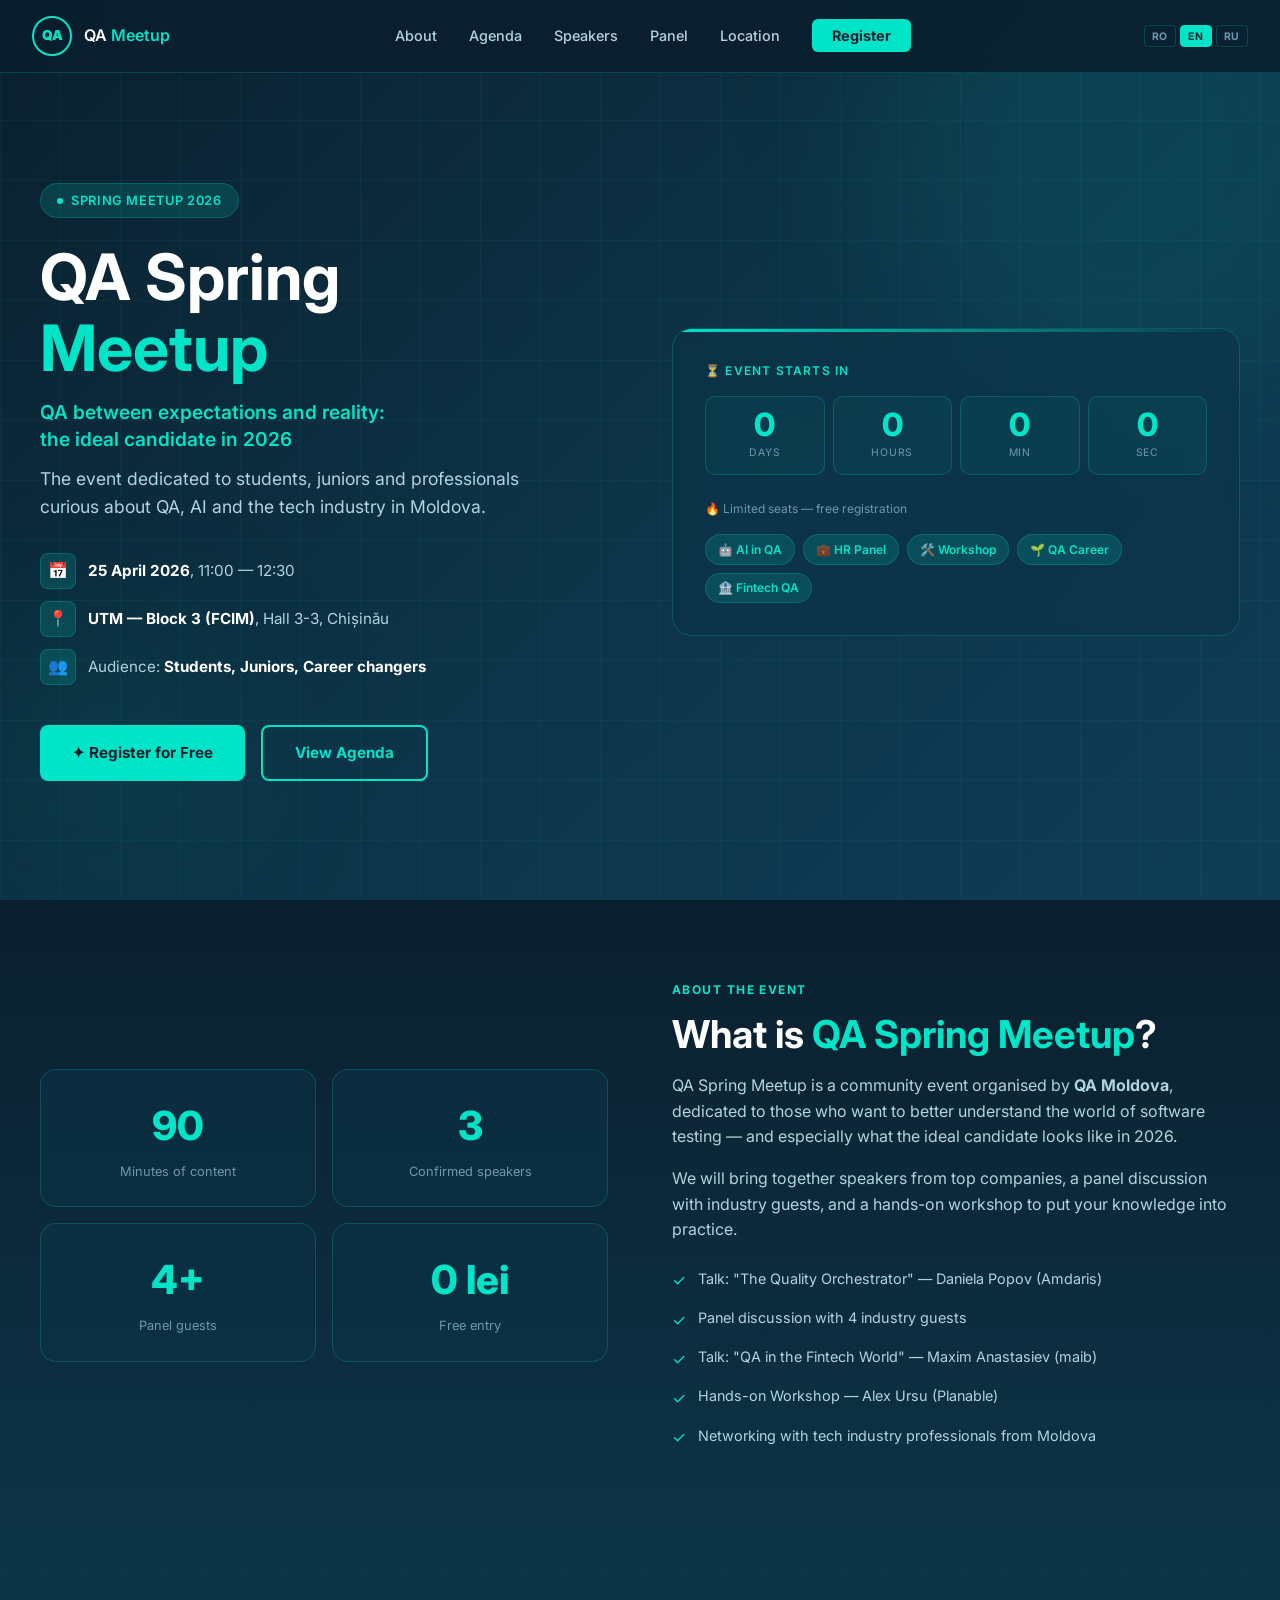
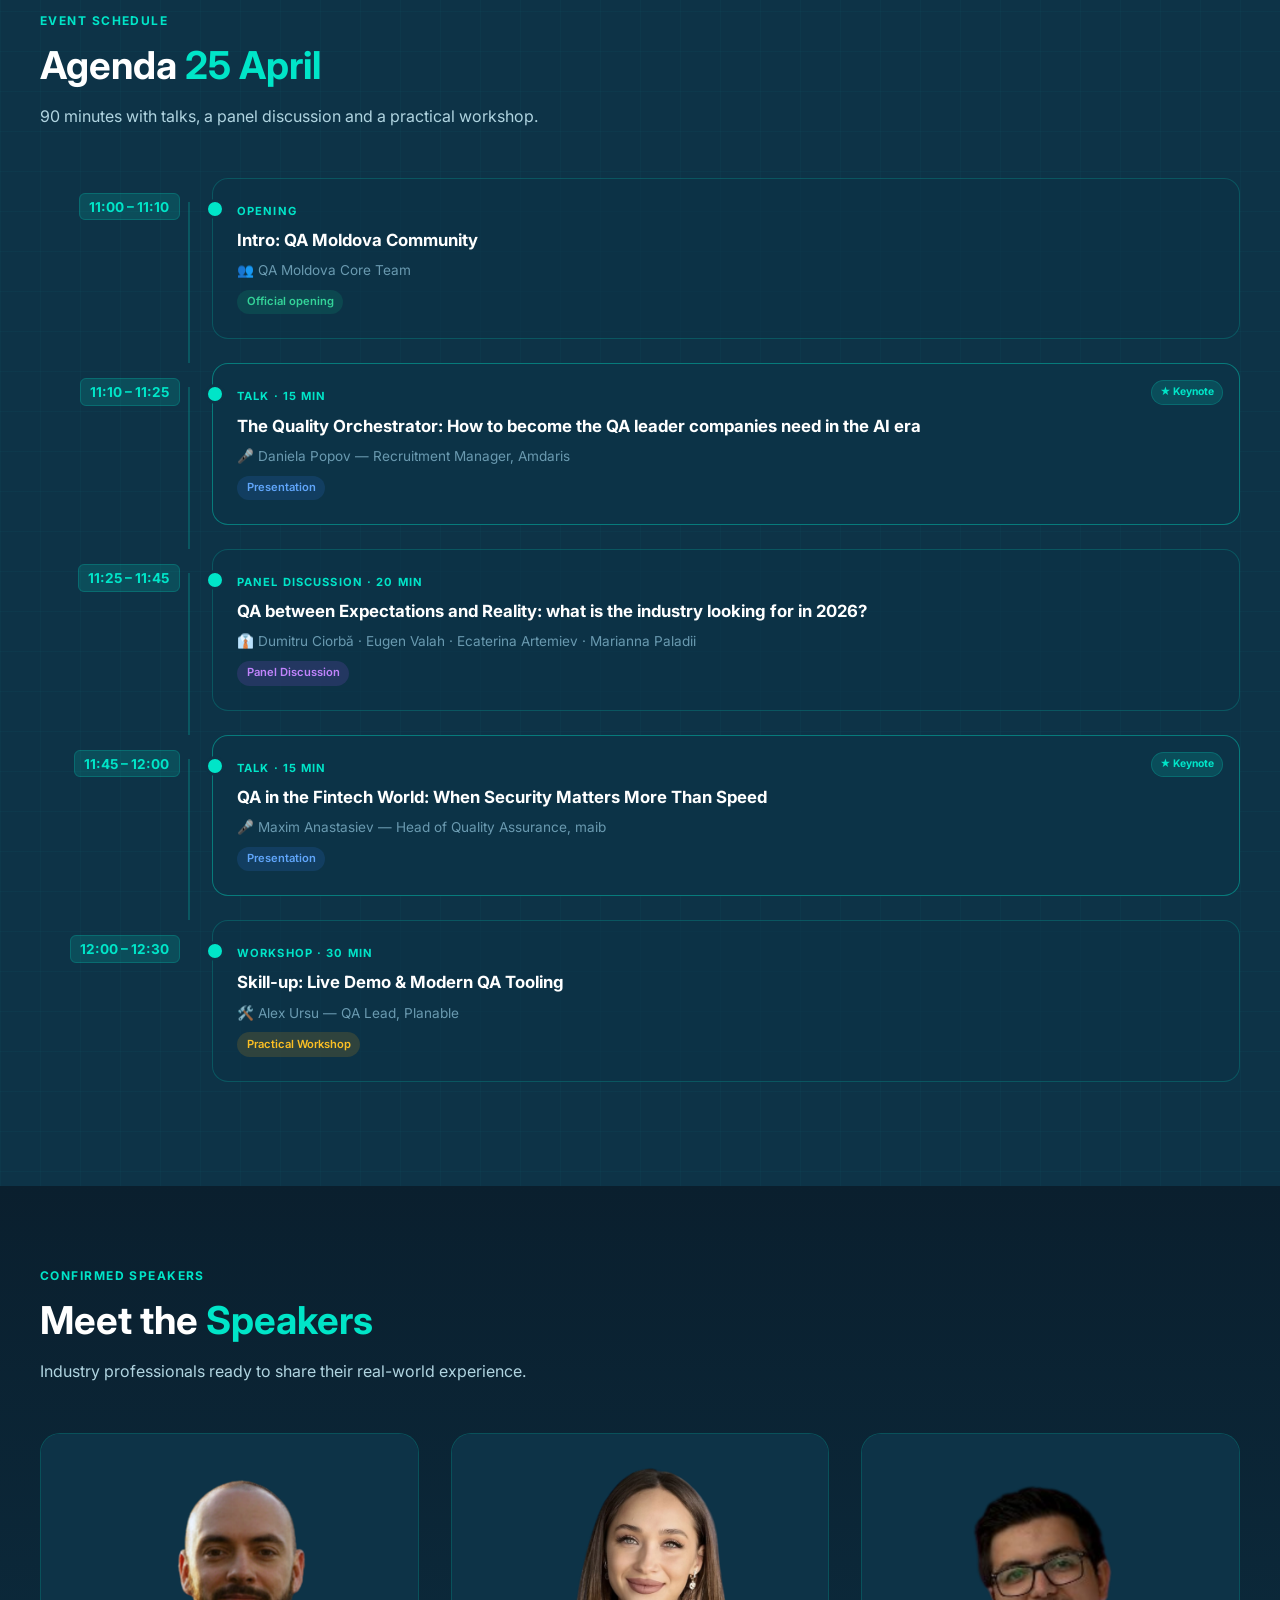
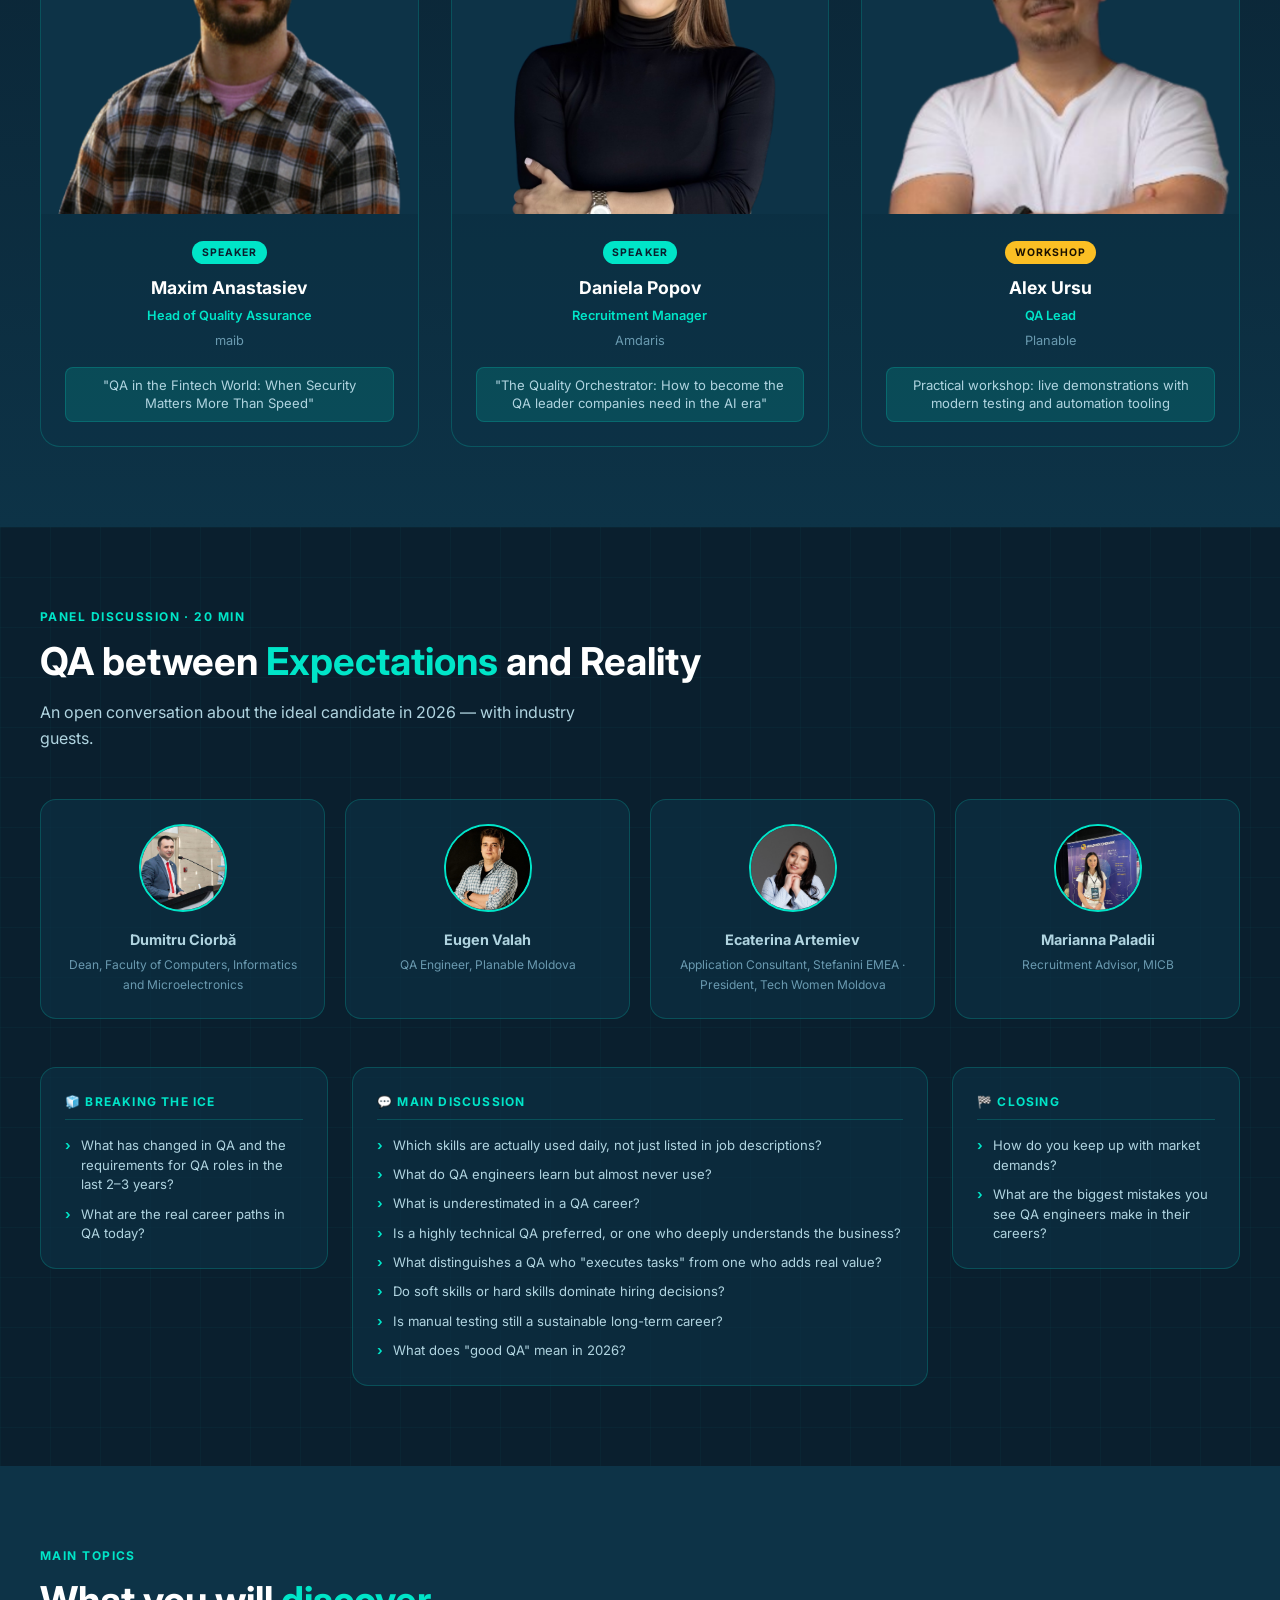
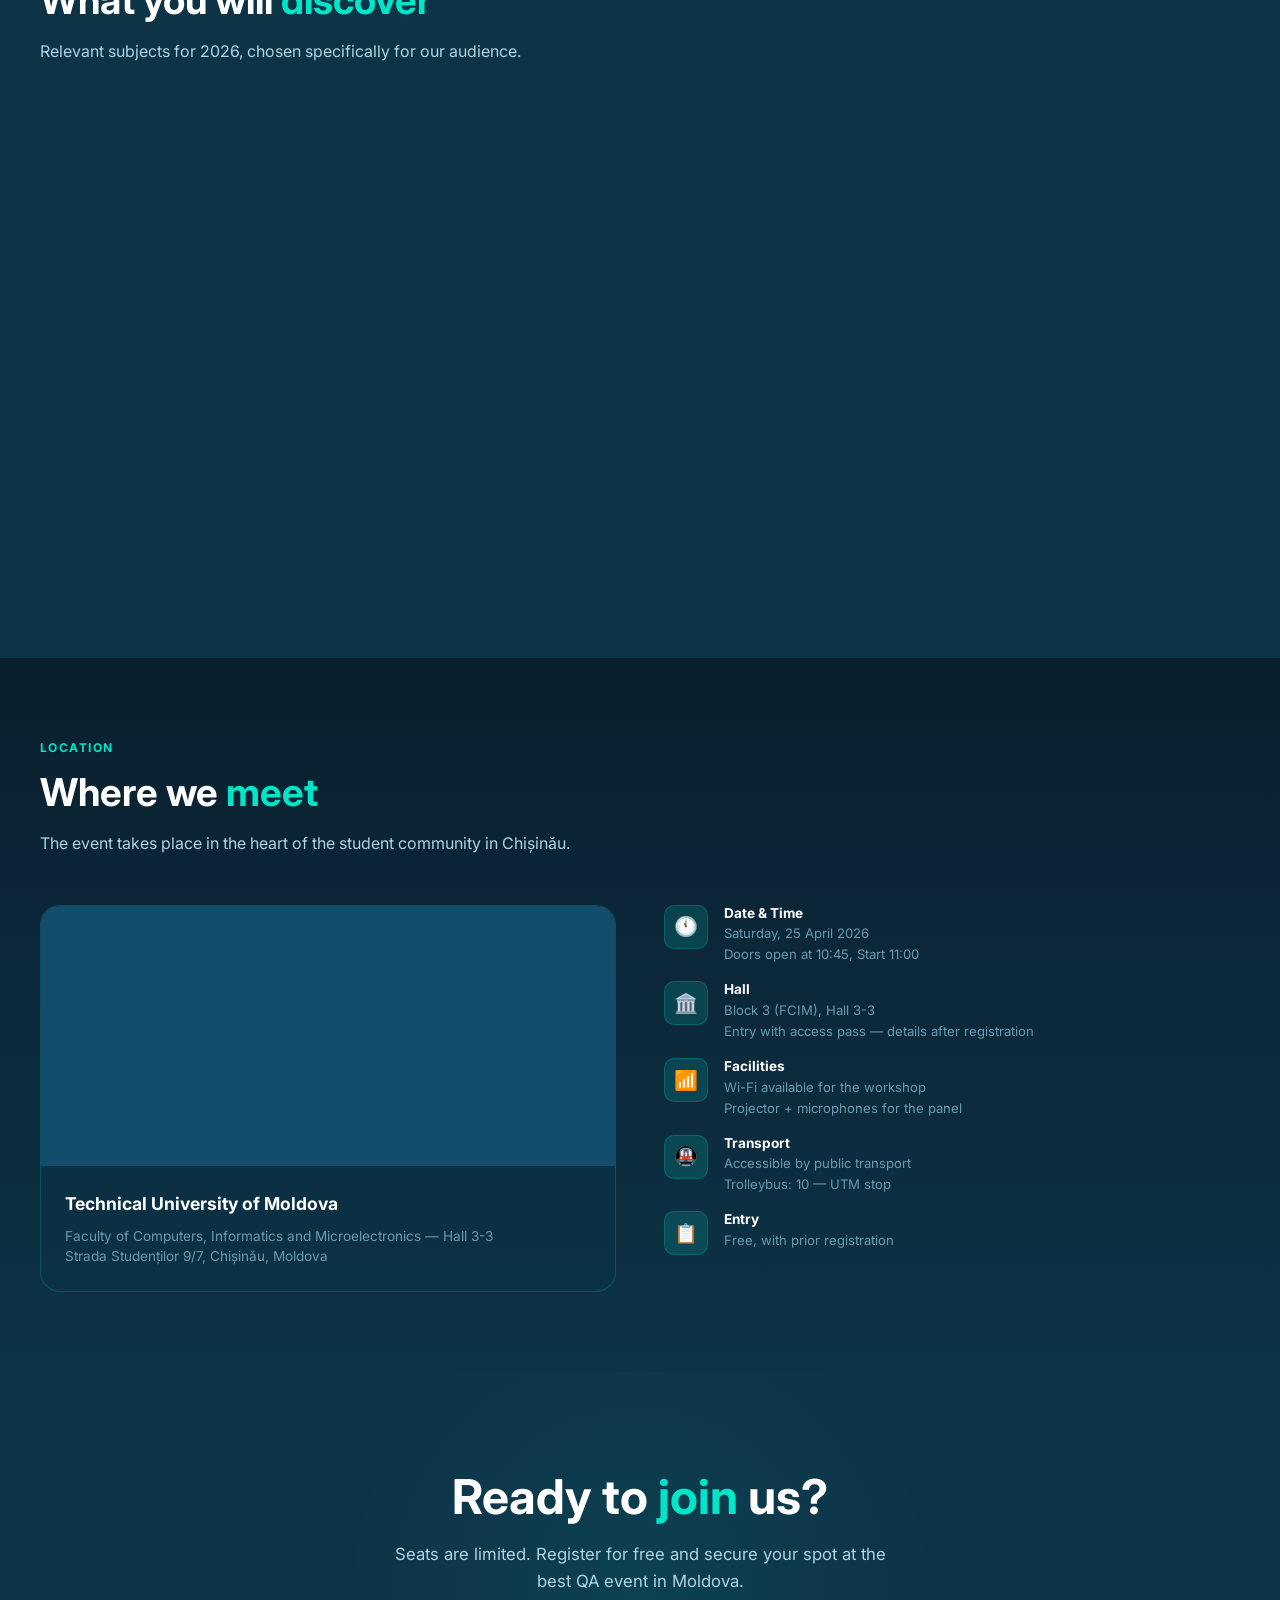
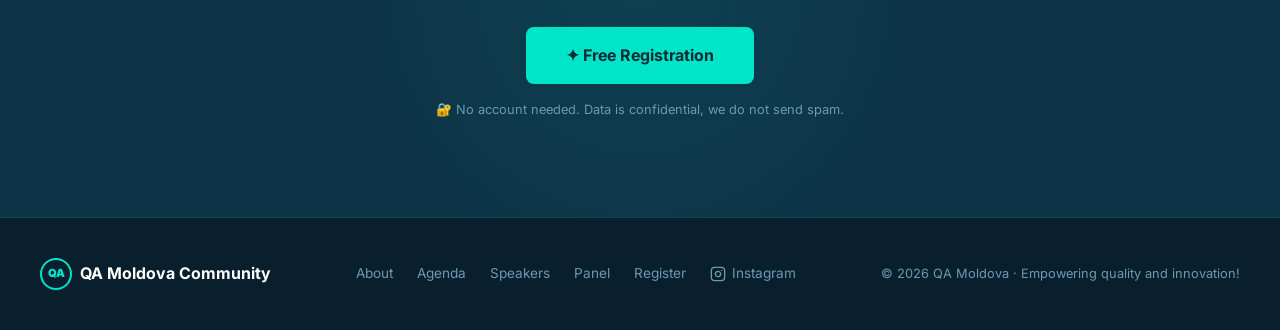
<file: index.html>
<!DOCTYPE html>
<html lang="ro">
<head>
  <meta charset="UTF-8" />
  <meta name="viewport" content="width=device-width, initial-scale=1.0" />
  <title>QA Spring Meetup 2026 — 25 Aprilie, UTM</title>
  <meta name="description" content="QA between expectations and reality: the ideal candidate in 2026. 25 Aprilie 2026, UTM Chișinău." />
  <link rel="stylesheet" href="styles.css" />
  <link rel="icon" type="image/svg+xml" href="favicon.svg" />
  <link rel="preconnect" href="https://fonts.googleapis.com" />
  <link href="https://fonts.googleapis.com/css2?family=Inter:wght@400;500;600;700;800;900&display=swap" rel="stylesheet" />
</head>
<body>

  <!-- ─── Navbar ─── -->
  <nav class="navbar" id="navbar">
    <a href="index.html" class="nav-logo">
      <div class="nav-logo-icon">QA</div>
      <span class="nav-logo-text">QA <span>Meetup</span></span>
    </a>
    <ul class="nav-links" id="nav-links">
      <li><a href="#about" data-i18n="nav_about">Despre</a></li>
      <li><a href="#agenda" data-i18n="nav_agenda">Agenda</a></li>
      <li><a href="#speakers" data-i18n="nav_speakers">Speakeri</a></li>
      <li><a href="#panel" data-i18n="nav_panel">Panel</a></li>
      <li><a href="#location" data-i18n="nav_location">Locație</a></li>
      <li><a href="register.html" class="nav-cta" data-i18n="nav_register">Înregistrare</a></li>
    </ul>
    <div class="hamburger" id="hamburger" onclick="toggleMenu()">
      <span></span><span></span><span></span>
    </div>
    <div class="lang-switcher" id="lang-switcher">
      <button class="lang-btn" data-lang="ro" onclick="setLang('ro')">RO</button>
      <button class="lang-btn" data-lang="en" onclick="setLang('en')">EN</button>
      <button class="lang-btn" data-lang="ru" onclick="setLang('ru')">RU</button>
    </div>
  </nav>

  <!-- ─── Hero ─── -->
  <section class="hero" id="home">
    <div class="hero-bg"></div>
    <div class="hero-grid"></div>
    <div class="hero-orb hero-orb-1"></div>
    <div class="hero-orb hero-orb-2"></div>

    <div class="hero-content">
      <div class="hero-text">
        <div class="hero-badge" data-i18n="hero_badge">Spring Meetup 2026</div>
        <h1 class="hero-title">
          QA Spring
          <span class="accent">Meetup</span>
        </h1>
        <p class="hero-tagline" data-i18n-html="hero_tagline">QA between expectations and reality:<br>the ideal candidate in 2026</p>
        <p class="hero-subtitle" data-i18n="hero_subtitle">
          Evenimentul dedicat studenților, juniorilor și profesioniștilor curioși despre QA, AI și industria tech din Moldova.
        </p>
        <div class="hero-meta">
          <div class="hero-meta-item">
            <div class="icon">📅</div>
            <div data-i18n-html="hero_date_full"><strong>25 Aprilie 2026</strong>, ora 11:00 — 12:30</div>
          </div>
          <div class="hero-meta-item">
            <div class="icon">📍</div>
            <div data-i18n-html="hero_location_full"><strong>UTM — Blocul 3 (FCIM)</strong>, Aula 3-3, Chișinău</div>
          </div>
          <div class="hero-meta-item">
            <div class="icon">👥</div>
            <div data-i18n-html="hero_audience_full">Public: <strong>Studenți, Juniori, reconversie profesională</strong></div>
          </div>
        </div>
        <div class="hero-actions">
          <a href="register.html" class="btn btn-primary" data-i18n="hero_cta">
            ✦ Înregistrează-te Gratuit
          </a>
          <a href="#agenda" class="btn btn-outline" data-i18n="hero_btn_agenda">
            Vezi Agenda
          </a>
        </div>
      </div>

      <div class="hero-card">
        <div class="countdown-label" data-i18n="countdown_label">⏳ Evenimentul începe în</div>
        <div class="countdown" id="countdown">
          <div class="countdown-item">
            <span class="countdown-num" id="cd-days">--</span>
            <div class="countdown-unit" data-i18n="countdown_days">Zile</div>
          </div>
          <div class="countdown-item">
            <span class="countdown-num" id="cd-hours">--</span>
            <div class="countdown-unit" data-i18n="countdown_hours">Ore</div>
          </div>
          <div class="countdown-item">
            <span class="countdown-num" id="cd-minutes">--</span>
            <div class="countdown-unit" data-i18n="countdown_min">Min</div>
          </div>
          <div class="countdown-item">
            <span class="countdown-num" id="cd-seconds">--</span>
            <div class="countdown-unit" data-i18n="countdown_sec">Sec</div>
          </div>
        </div>
        <div style="font-size:0.75rem;color:var(--text-muted);margin-bottom:1rem;" data-i18n="countdown_note">🔥 Locuri limitate — înregistrare gratuită</div>
        <div class="hero-tags">
          <span class="tag" data-i18n="tag_ai">🤖 AI în QA</span>
          <span class="tag" data-i18n="tag_hr">💼 Panel HR</span>
          <span class="tag" data-i18n="tag_workshop">🛠️ Workshop</span>
          <span class="tag" data-i18n="tag_career">🌱 Carieră QA</span>
          <span class="tag" data-i18n="tag_fintech">🏦 Fintech QA</span>
        </div>
      </div>
    </div>
  </section>

  <!-- ─── About ─── -->
  <section class="about" id="about">
    <div class="container">
      <div class="about-grid">
        <div class="about-stats">
          <div class="stat-card">
            <span class="stat-num">90</span>
            <div class="stat-label" data-i18n="stat_min_label">Minute de conținut</div>
          </div>
          <div class="stat-card">
            <span class="stat-num">3</span>
            <div class="stat-label" data-i18n="stat_speakers_label">Speakeri confirmați</div>
          </div>
          <div class="stat-card">
            <span class="stat-num">4+</span>
            <div class="stat-label" data-i18n="stat_panel_label">Invitați în Panel</div>
          </div>
          <div class="stat-card">
            <span class="stat-num">0 lei</span>
            <div class="stat-label" data-i18n="stat_free_label">Intrare gratuită</div>
          </div>
        </div>
        <div class="about-text">
          <div class="section-label" data-i18n="about_section_label">Despre Eveniment</div>
          <h2 class="section-title" data-i18n-html="about_title">Ce este <span class="accent">QA Spring Meetup</span>?</h2>
          <p data-i18n-html="about_p1">
            QA Spring Meetup este un eveniment comunitar organizat de <strong>QA Moldova</strong>, dedicat celor care vor să înțeleagă mai bine lumea testării software — și mai ales ce înseamnă candidatul ideal în 2026.
          </p>
          <p data-i18n-html="about_p2">
            Vom reuni speakeri din companii de top, un panel de discuții cu invitați din industrie, și un workshop practic pentru a-ți pune cunoștințele în aplicare.
          </p>
          <div class="about-highlights">
            <div class="highlight-item">
              <span class="check">✓</span>
              <span data-i18n="h1">Prezentare: „The Quality Orchestrator" — Daniela Popov (Amdaris)</span>
            </div>
            <div class="highlight-item">
              <span class="check">✓</span>
              <span data-i18n="h2">Panel de discuții cu 4 invitați din industrie</span>
            </div>
            <div class="highlight-item">
              <span class="check">✓</span>
              <span data-i18n="h3">Prezentare: „QA in the Fintech World" — Maxim Anastasiev (maib)</span>
            </div>
            <div class="highlight-item">
              <span class="check">✓</span>
              <span data-i18n="h4">Workshop practic — Alex Ursu (Planable)</span>
            </div>
            <div class="highlight-item">
              <span class="check">✓</span>
              <span data-i18n="h5">Networking cu profesioniști din industria tech din Moldova</span>
            </div>
          </div>
        </div>
      </div>
    </div>
  </section>

  <!-- ─── Agenda ─── -->
  <section class="agenda" id="agenda">
    <div class="container">
      <div class="section-header">
        <div class="section-label" data-i18n="agenda_label">Program Eveniment</div>
        <h2 class="section-title" data-i18n-html="agenda_title">Agenda <span class="accent">25 Aprilie</span></h2>
        <p class="section-desc" data-i18n="agenda_desc">90 de minute cu prezentări, panel discussion și workshop practic.</p>
      </div>

      <div class="agenda-timeline">

        <div class="agenda-item">
          <div class="agenda-time"><span>11:00 – 11:10</span></div>
          <div class="agenda-card">
            <div class="agenda-segment" data-i18n="agenda_seg_1">Deschidere</div>
            <div class="agenda-title" data-i18n="agenda_title_1">Intro: Comunitatea QA Moldova</div>
            <div class="agenda-speakers" data-i18n="agenda_spk_1">👥 Core Team QA Moldova</div>
            <span class="agenda-format format-opening" data-i18n="agenda_format_1">Deschidere oficială</span>
          </div>
        </div>

        <div class="agenda-item">
          <div class="agenda-time"><span>11:10 – 11:25</span></div>
          <div class="agenda-card agenda-card--featured">
            <div class="agenda-segment" data-i18n="agenda_seg_2">Prezentare · 15 min</div>
            <div class="agenda-title" data-i18n="agenda_title_2">The Quality Orchestrator: Cum să devii liderul QA de care companiile au nevoie în era AI</div>
            <div class="agenda-speakers" data-i18n="agenda_spk_2">🎤 Daniela Popov — Recruitment Manager, Amdaris</div>
            <span class="agenda-format format-presentation" data-i18n="agenda_format_2">Prezentare</span>
          </div>
        </div>

        <div class="agenda-item">
          <div class="agenda-time"><span>11:25 – 11:45</span></div>
          <div class="agenda-card">
            <div class="agenda-segment" data-i18n="agenda_seg_3">Panel Discussion · 20 min</div>
            <div class="agenda-title" data-i18n="agenda_title_3">QA between Expectations and Reality: ce caută industria în 2026?</div>
            <div class="agenda-speakers" data-i18n="agenda_spk_3">👔 Dumitru Ciorbă · Eugen Valah · Ecaterina Artemiev · Marianna Paladii</div>
            <span class="agenda-format format-panel" data-i18n="agenda_format_3">Panel Discussion</span>
          </div>
        </div>

        <div class="agenda-item">
          <div class="agenda-time"><span>11:45 – 12:00</span></div>
          <div class="agenda-card agenda-card--featured">
            <div class="agenda-segment" data-i18n="agenda_seg_4">Prezentare · 15 min</div>
            <div class="agenda-title" data-i18n="agenda_title_4">QA in the Fintech World: When Security Matters More Than Speed</div>
            <div class="agenda-speakers" data-i18n="agenda_spk_4">🎤 Maxim Anastasiev — Head of Quality Assurance, maib</div>
            <span class="agenda-format format-presentation" data-i18n="agenda_format_4">Prezentare</span>
          </div>
        </div>

        <div class="agenda-item">
          <div class="agenda-time"><span>12:00 – 12:30</span></div>
          <div class="agenda-card">
            <div class="agenda-segment" data-i18n="agenda_seg_5">Workshop · 30 min</div>
            <div class="agenda-title" data-i18n="agenda_title_5">Skill-up: Demo Practic & Tooling Modern în QA</div>
            <div class="agenda-speakers" data-i18n="agenda_spk_5">🛠️ Alex Ursu — QA Lead, Planable</div>
            <span class="agenda-format format-workshop" data-i18n="agenda_format_5">Workshop Practic</span>
          </div>
        </div>

      </div>
    </div>
  </section>

  <!-- ─── Speakers ─── -->
  <section class="speakers" id="speakers">
    <div class="container">
      <div class="section-header">
        <div class="section-label" data-i18n="speakers_label">Speakeri Confirmați</div>
        <h2 class="section-title" data-i18n-html="speakers_title">Meet the <span class="accent">Speakers</span></h2>
        <p class="section-desc" data-i18n="speakers_desc">Profesioniști din industrie gata să împartă din experiența lor reală.</p>
      </div>

      <div class="speakers-grid speakers-grid--3">

        <div class="speaker-card speaker-card--photo">
          <div class="speaker-photo-wrap">
            <img src="images/maxim-anastasiev.jpg" alt="Maxim Anastasiev" class="speaker-photo" style="object-position: center 20%;" />
          </div>
          <div class="speaker-info">
            <div class="speaker-badge" data-i18n="speaker_badge_speaker">Speaker</div>
            <div class="speaker-name">Maxim Anastasiev</div>
            <div class="speaker-role">Head of Quality Assurance</div>
            <div class="speaker-company">maib</div>
            <div class="speaker-topic" data-i18n="speaker_topic_maxim">„QA in the Fintech World: When Security Matters More Than Speed"</div>
          </div>
        </div>

        <div class="speaker-card speaker-card--photo">
          <div class="speaker-photo-wrap">
            <img src="images/daniela-popov.jpg" alt="Daniela Popov" class="speaker-photo" />
          </div>
          <div class="speaker-info">
            <div class="speaker-badge" data-i18n="speaker_badge_speaker">Speaker</div>
            <div class="speaker-name">Daniela Popov</div>
            <div class="speaker-role">Recruitment Manager</div>
            <div class="speaker-company">Amdaris</div>
            <div class="speaker-topic" data-i18n="speaker_topic_daniela">„The Quality Orchestrator: Cum să devii liderul QA de care companiile au nevoie în era AI"</div>
          </div>
        </div>

        <div class="speaker-card speaker-card--photo">
          <div class="speaker-photo-wrap">
            <img src="images/alex-ursu.jpg" alt="Alex Ursu" class="speaker-photo" style="object-position: center 20%;" />
          </div>
          <div class="speaker-info">
            <div class="speaker-badge speaker-badge--workshop" data-i18n="speaker_badge_workshop">Workshop</div>
            <div class="speaker-name">Alex Ursu</div>
            <div class="speaker-role">QA Lead</div>
            <div class="speaker-company">Planable</div>
            <div class="speaker-topic" data-i18n="speaker_topic_alex">Workshop practic: demonstrații live cu tooling modern de testare și automatizare</div>
          </div>
        </div>

      </div>
    </div>
  </section>

  <!-- ─── Panel ─── -->
  <section class="panel-section" id="panel">
    <div class="container">
      <div class="section-header">
        <div class="section-label" data-i18n="panel_label">Panel Discussion · 20 min</div>
        <h2 class="section-title" data-i18n-html="panel_title">QA between <span class="accent">Expectations</span> and Reality</h2>
        <p class="section-desc" data-i18n="panel_desc">O conversație deschisă despre candidatul ideal în 2026 — cu invitați din industrie.</p>
      </div>

      <!-- Panel guests -->
      <div class="panel-guests">
        <div class="panel-guest-card">
          <div class="panel-guest-avatar"><img src="images/dumitru-ciorba.jpg" alt="Dumitru Ciorbă" /></div>
          <div class="panel-guest-name" data-i18n="panel_g1_name">Dumitru Ciorbă</div>
          <div class="panel-guest-company" data-i18n="panel_g1_role">Decan, Facultatea Calculatoare, Informatică și Microelectronică</div>
        </div>
        <div class="panel-guest-card">
          <div class="panel-guest-avatar"><img src="images/eugen-valah.jpg" alt="Eugen Valah" /></div>
          <div class="panel-guest-name" data-i18n="panel_g2_name">Eugen Valah</div>
          <div class="panel-guest-company" data-i18n="panel_g2_role">QA Engineer, Planable Moldova</div>
        </div>
        <div class="panel-guest-card">
          <div class="panel-guest-avatar"><img src="images/artemii-ecaterina.jpg" alt="Ecaterina Artemiev" style="object-position: center 15%;" /></div>
          <div class="panel-guest-name" data-i18n="panel_g3_name">Ecaterina Artemiev</div>
          <div class="panel-guest-company" data-i18n="panel_g3_role">Application Consultant · President, Tech Women Moldova</div>
        </div>
        <div class="panel-guest-card">
          <div class="panel-guest-avatar"><img src="images/marianna-paladii.jpg" alt="Marianna Paladii" style="object-position: center 22%;" /></div>
          <div class="panel-guest-name" data-i18n="panel_g4_name">Marianna Paladii</div>
          <div class="panel-guest-company" data-i18n="panel_g4_role">Consilier Recrutare, MICB</div>
        </div>
      </div>

      <!-- Panel questions -->
      <div class="panel-questions">
        <div class="panel-block">
          <div class="panel-block-label" data-i18n="panel_block1_label">🧊 Spargem gheața</div>
          <ul class="panel-q-list">
            <li data-i18n="panel_q1_1">Ce s-a schimbat în QA și cerințele față de poziția QA în ultimii 2–3 ani?</li>
            <li data-i18n="panel_q1_2">Care sunt direcțiile reale de carieră în QA astăzi?</li>
          </ul>
        </div>
        <div class="panel-block">
          <div class="panel-block-label" data-i18n="panel_block2_label">💬 Main Discussion</div>
          <ul class="panel-q-list">
            <li data-i18n="panel_q2_1">Ce skill-uri sunt cu adevărat folosite zilnic, nu doar cerute în job descriptions?</li>
            <li data-i18n="panel_q2_2">Ce învață QA-ii, dar nu folosesc aproape niciodată?</li>
            <li data-i18n="panel_q2_3">Ce este subestimat în cariera QA?</li>
            <li data-i18n="panel_q2_4">Se preferă un QA foarte tehnic sau unul care înțelege foarte bine business-ul?</li>
            <li data-i18n="panel_q2_5">Ce diferențiază un QA care „execută task-uri" de unul care aduce valoare?</li>
            <li data-i18n="panel_q2_6">Soft skills sau hard skills prevalează în luarea unei decizii asupra candidatului?</li>
            <li data-i18n="panel_q2_7">Mai este testarea manuală o carieră sustenabilă pe termen lung?</li>
            <li data-i18n="panel_q2_8">Ce înseamnă „QA bun" în 2026?</li>
          </ul>
        </div>
        <div class="panel-block">
          <div class="panel-block-label" data-i18n="panel_block3_label">🏁 Încheiere</div>
          <ul class="panel-q-list">
            <li data-i18n="panel_q3_1">Cum reușești să ții pasul cu cerințele pe piață?</li>
            <li data-i18n="panel_q3_2">Care sunt cele mai mari greșeli pe care le vezi la QA în carieră?</li>
          </ul>
        </div>
      </div>
    </div>
  </section>

  <!-- ─── Topics ─── -->
  <section class="topics" id="topics">
    <div class="container">
      <div class="section-header">
        <div class="section-label" data-i18n="topics_label">Teme Principale</div>
        <h2 class="section-title" data-i18n-html="topics_title">Ce vei <span class="accent">descoperi</span></h2>
        <p class="section-desc" data-i18n="topics_desc">Subiecte relevante pentru 2026, alese special pentru audiența noastră.</p>
      </div>

      <div class="topics-grid">
        <div class="topic-card">
          <div class="topic-icon">🤖</div>
          <div class="topic-title" data-i18n="topic1_title">QA vs. AI</div>
          <div class="topic-desc" data-i18n="topic1_desc">Mai merită să înveți testare manuală? Cum se schimbă rolul testerului în era inteligenței artificiale.</div>
        </div>
        <div class="topic-card">
          <div class="topic-icon">🎯</div>
          <div class="topic-title" data-i18n="topic2_title">Candidatul Ideal în 2026</div>
          <div class="topic-desc" data-i18n="topic2_desc">Ce diferențiază un candidat QA care primește oferta de cel care nu trece de screening. Skills, atitudine, mindset.</div>
        </div>
        <div class="topic-card">
          <div class="topic-icon">🏢</div>
          <div class="topic-title" data-i18n="topic3_title">De la UTM la Office</div>
          <div class="topic-desc" data-i18n="topic3_desc">Cum aplici în proiecte reale ceea ce înveți la facultate. Gap-ul teorie-practică și cum să-l depășești.</div>
        </div>
        <div class="topic-card">
          <div class="topic-icon">🏦</div>
          <div class="topic-title" data-i18n="topic4_title">QA în Fintech</div>
          <div class="topic-desc" data-i18n="topic4_desc">Specificul testării în mediul financiar-bancar — când securitatea contează mai mult decât viteza.</div>
        </div>
        <div class="topic-card">
          <div class="topic-icon">💬</div>
          <div class="topic-title" data-i18n="topic5_title">Prompt Engineering în QA</div>
          <div class="topic-desc" data-i18n="topic5_desc">Cum să folosești AI-ul în procesul de testare. Skill-uri practice de prompt engineering pentru testeri.</div>
        </div>
        <div class="topic-card">
          <div class="topic-icon">🚀</div>
          <div class="topic-title" data-i18n="topic6_title">Recrutare & Carieră</div>
          <div class="topic-desc" data-i18n="topic6_desc">Sfaturi directe de la profesioniști din industrie. Ce CV, ce atitudine, ce întrebări să pui la interviu.</div>
        </div>
      </div>
    </div>
  </section>

  <!-- ─── Location ─── -->
  <section class="location" id="location">
    <div class="container">
      <div class="section-header">
        <div class="section-label" data-i18n="loc_label">Locație</div>
        <h2 class="section-title" data-i18n-html="loc_title">Unde ne <span class="accent">întâlnim</span></h2>
        <p class="section-desc" data-i18n="loc_desc">Evenimentul are loc în inima comunității studențești din Chișinău.</p>
      </div>

      <div class="location-grid">
        <div class="location-card">
          <div class="location-map">
            <iframe
              src="https://www.google.com/maps/embed?pb=!1m18!1m12!1m3!1d2720.4!2d28.8572!3d47.0601!2m3!1f0!2f0!3f0!3m2!1i1024!2i768!4f13.1!3m3!1m2!1s0x40c97df56f70e20d%3A0x5e8b3e6b87e6f1a0!2sFaculty%20of%20Computers%2C%20Informatics%20and%20Microelectronics!5e0!3m2!1sen!2smd!4v1710000000000!5m2!1sen!2smd"
              allowfullscreen=""
              loading="lazy"
              referrerpolicy="no-referrer-when-downgrade"
              title="Harta UTM">
            </iframe>
          </div>
          <div class="location-details">
            <div class="location-name" data-i18n="loc_name">Universitatea Tehnică a Moldovei</div>
            <div class="location-address" data-i18n-html="loc_address">Faculty of Computers, Informatics and Microelectronics — Aula 3-3<br>Strada Studenților 9/7, Chișinău, Moldova</div>
          </div>
        </div>

        <div class="location-info">
          <div class="location-info-item">
            <div class="icon-box">🕚</div>
            <div>
              <h4 data-i18n="loc_info1_h">Data și Ora</h4>
              <p data-i18n-html="loc_info1_p">Sâmbătă, 25 Aprilie 2026<br>Ușile se deschid la 10:45, Start 11:00</p>
            </div>
          </div>
          <div class="location-info-item">
            <div class="icon-box">🏛️</div>
            <div>
              <h4 data-i18n="loc_info2_h">Sala</h4>
              <p data-i18n-html="loc_info2_p">Blocul 3 (FCIM), Aula 3-3<br>Intrare cu permis de acces — detalii după înregistrare</p>
            </div>
          </div>
          <div class="location-info-item">
            <div class="icon-box">📶</div>
            <div>
              <h4 data-i18n="loc_info3_h">Facilități</h4>
              <p data-i18n-html="loc_info3_p">Wi-Fi disponibil pentru workshop<br>Proiector + microfoane pentru panel</p>
            </div>
          </div>
          <div class="location-info-item">
            <div class="icon-box">🚇</div>
            <div>
              <h4 data-i18n="loc_info4_h">Transport</h4>
              <p data-i18n-html="loc_info4_p">Accesibil cu transportul public<br>Troleibuz: 10 — stația UTM</p>
            </div>
          </div>
          <div class="location-info-item">
            <div class="icon-box">📋</div>
            <div>
              <h4 data-i18n="loc_info5_h">Intrare</h4>
              <p data-i18n-html="loc_info5_p">Gratuită, cu înregistrare prealabilă</p>
            </div>
          </div>
        </div>
      </div>
    </div>
  </section>

  <!-- ─── CTA ─── -->
  <section class="cta-section" id="register-cta">
    <div class="container">
      <h2 data-i18n-html="cta_title">Ești gata să te <span class="accent">alături</span> nouă?</h2>
      <p data-i18n="cta_desc">Locurile sunt limitate. Înregistrează-te gratuit și asigură-ți locul la cel mai tare eveniment QA din Moldova.</p>
      <a href="register.html" class="btn btn-primary" style="font-size:1rem;padding:1rem 2.5rem;" data-i18n="cta_btn">
        ✦ Înregistrare Gratuită
      </a>
      <p class="cta-note" data-i18n="cta_note">🔐 Nu necesită cont. Date confidențiale, nu trimitem spam.</p>
    </div>
  </section>

  <!-- ─── Footer ─── -->
  <footer>
    <div class="footer-content">
      <a href="index.html" class="footer-logo">
        <div class="nav-logo-icon" style="width:32px;height:32px;font-size:0.7rem;">QA</div>
        <span>QA Moldova Community</span>
      </a>
      <div class="footer-links">
        <a href="#about" data-i18n="footer_about">Despre</a>
        <a href="#agenda" data-i18n="footer_agenda">Agenda</a>
        <a href="#speakers" data-i18n="footer_speakers">Speakeri</a>
        <a href="#panel" data-i18n="footer_panel">Panel</a>
        <a href="register.html" data-i18n="footer_register">Înregistrare</a>
        <a href="https://www.instagram.com/qacommunitymoldova/" target="_blank" rel="noopener" class="footer-social">
          <svg width="16" height="16" viewBox="0 0 24 24" fill="none" stroke="currentColor" stroke-width="2" stroke-linecap="round" stroke-linejoin="round"><rect x="2" y="2" width="20" height="20" rx="5" ry="5"/><path d="M16 11.37A4 4 0 1 1 12.63 8 4 4 0 0 1 16 11.37z"/><line x1="17.5" y1="6.5" x2="17.51" y2="6.5"/></svg>
          <span data-i18n="footer_instagram">Instagram</span>
        </a>
      </div>
      <div class="footer-copy" data-i18n="footer_copy">© 2026 QA Moldova · Empowering quality and innovation!</div>
    </div>
  </footer>

  <script>
    // Hamburger menu
    function toggleMenu() {
      const links = document.getElementById('nav-links');
      links.classList.toggle('open');
    }

    // Close menu on link click
    document.querySelectorAll('.nav-links a').forEach(a => {
      a.addEventListener('click', () => {
        document.getElementById('nav-links').classList.remove('open');
      });
    });

    // Navbar scroll effect
    window.addEventListener('scroll', () => {
      const navbar = document.getElementById('navbar');
      if (window.scrollY > 50) {
        navbar.style.background = 'rgba(10, 31, 46, 0.98)';
      } else {
        navbar.style.background = 'rgba(10, 31, 46, 0.92)';
      }
    });

    // Countdown
    function updateCountdown() {
      const target = new Date('2026-04-25T11:00:00');
      const now = new Date();
      const diff = target - now;

      if (diff <= 0) {
        document.getElementById('cd-days').textContent = '0';
        document.getElementById('cd-hours').textContent = '0';
        document.getElementById('cd-minutes').textContent = '0';
        document.getElementById('cd-seconds').textContent = '0';
        return;
      }

      const days = Math.floor(diff / (1000 * 60 * 60 * 24));
      const hours = Math.floor((diff % (1000 * 60 * 60 * 24)) / (1000 * 60 * 60));
      const minutes = Math.floor((diff % (1000 * 60 * 60)) / (1000 * 60));
      const seconds = Math.floor((diff % (1000 * 60)) / 1000);

      document.getElementById('cd-days').textContent = String(days).padStart(2, '0');
      document.getElementById('cd-hours').textContent = String(hours).padStart(2, '0');
      document.getElementById('cd-minutes').textContent = String(minutes).padStart(2, '0');
      document.getElementById('cd-seconds').textContent = String(seconds).padStart(2, '0');
    }

    updateCountdown();
    setInterval(updateCountdown, 1000);

    // Scroll reveal
    const observer = new IntersectionObserver((entries) => {
      entries.forEach(entry => {
        if (entry.isIntersecting) {
          entry.target.style.opacity = '1';
          entry.target.style.transform = 'translateY(0)';
        }
      });
    }, { threshold: 0.1 });

    document.querySelectorAll('.stat-card, .speaker-card, .topic-card, .agenda-card, .panel-guest-card, .panel-block').forEach(el => {
      el.style.opacity = '0';
      el.style.transform = 'translateY(20px)';
      el.style.transition = 'opacity 0.5s ease, transform 0.5s ease';
      observer.observe(el);
    });
  </script>
  <script src="i18n.js"></script>
</body>
</html>
</file>
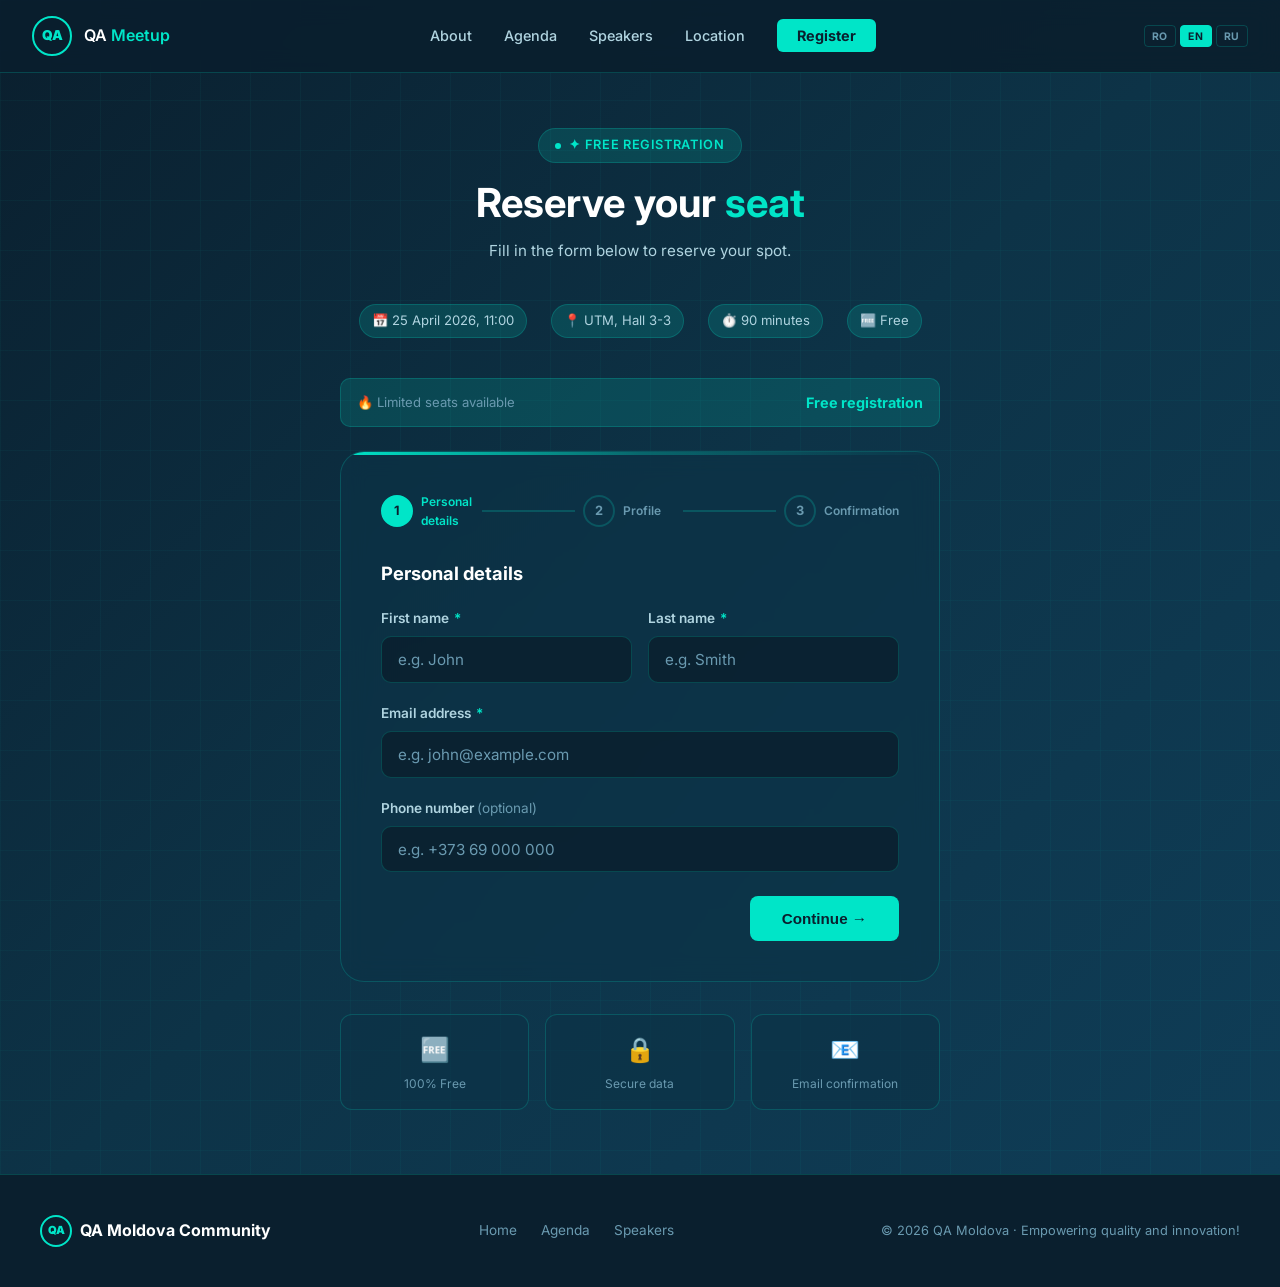
<file: register.html>
<!DOCTYPE html>
<html lang="ro">
<head>
  <meta charset="UTF-8" />
  <meta name="viewport" content="width=device-width, initial-scale=1.0" />
  <title>Înregistrare — QA Spring Meetup 2026</title>
  <meta name="description" content="Înregistrează-te gratuit la QA Spring Meetup 2026. 25 Aprilie, UTM Chișinău." />
  <link rel="stylesheet" href="styles.css" />
  <link rel="preconnect" href="https://fonts.googleapis.com" />
  <link href="https://fonts.googleapis.com/css2?family=Inter:wght@400;500;600;700;800;900&display=swap" rel="stylesheet" />
</head>
<body>

  <!-- ─── Navbar ─── -->
  <nav class="navbar" id="navbar">
    <a href="index.html" class="nav-logo">
      <div class="nav-logo-icon">QA</div>
      <span class="nav-logo-text">QA <span>Meetup</span></span>
    </a>
    <ul class="nav-links" id="nav-links">
      <li><a href="index.html#about" data-i18n="nav_about">Despre</a></li>
      <li><a href="index.html#agenda" data-i18n="nav_agenda">Agenda</a></li>
      <li><a href="index.html#speakers" data-i18n="nav_speakers">Speakeri</a></li>
      <li><a href="index.html#location" data-i18n="nav_location">Locație</a></li>
      <li><a href="register.html" class="nav-cta" data-i18n="nav_register">Înregistrare</a></li>
    </ul>
    <div class="hamburger" id="hamburger" onclick="toggleMenu()">
      <span></span><span></span><span></span>
    </div>
    <div class="lang-switcher" id="lang-switcher">
      <button class="lang-btn" data-lang="ro" onclick="setLang('ro')">RO</button>
      <button class="lang-btn" data-lang="en" onclick="setLang('en')">EN</button>
      <button class="lang-btn" data-lang="ru" onclick="setLang('ru')">RU</button>
    </div>
  </nav>

  <!-- ─── Register Hero ─── -->
  <section class="register-hero">

    <div class="register-container">

      <!-- Header -->
      <div class="register-header">
        <div class="hero-badge" style="display:inline-flex;margin-bottom:1rem;" data-i18n="reg_badge">
          ✦ Înregistrare Gratuită
        </div>
        <h1 data-i18n-html="reg_title">Rezervă-ți <span class="accent">locul</span></h1>
        <p data-i18n="reg_subtitle">Completează formularul de mai jos. Vei primi o confirmare pe email.</p>
      </div>

      <!-- Event chips -->
      <div class="register-event-info">
        <div class="info-chip" data-i18n="reg_chip_date">📅 25 Aprilie 2026, 11:00</div>
        <div class="info-chip" data-i18n="reg_chip_location">📍 UTM, Aula 3-3</div>
        <div class="info-chip" data-i18n="reg_chip_duration">⏱️ 90 minute</div>
        <div class="info-chip" data-i18n="reg_chip_free">🆓 Gratuit</div>
      </div>

      <!-- Spots indicator -->
      <div class="spots-counter">
        <span class="spots-text" data-i18n="reg_spots_text">🔥 Locuri limitate disponibile</span>
        <span class="spots-num" data-i18n="reg_spots_num">Înregistrare gratuită</span>
      </div>

      <!-- Form card -->
      <div class="register-form-card">

        <!-- Progress steps -->
        <div class="progress-steps" id="progress">
          <div class="step" id="step-indicator-1">
            <div class="step-circle active" id="circle-1">1</div>
            <div class="step-label active" id="label-1" data-i18n="reg_step1_label">Date personale</div>
          </div>
          <div class="step-connector" id="connector-1"></div>
          <div class="step" id="step-indicator-2">
            <div class="step-circle" id="circle-2">2</div>
            <div class="step-label" id="label-2" data-i18n="reg_step2_label">Profil</div>
          </div>
          <div class="step-connector" id="connector-2"></div>
          <div class="step" id="step-indicator-3">
            <div class="step-circle" id="circle-3">3</div>
            <div class="step-label" id="label-3" data-i18n="reg_step3_label">Confirmare</div>
          </div>
        </div>

        <!-- Step 1: Personal info -->
        <div class="form-step active" id="step-1">
          <h3 style="font-size:1.15rem;margin-bottom:1.5rem;color:var(--white);" data-i18n="reg_step1_title">
            Date personale
          </h3>

          <div class="form-row">
            <div class="form-group">
              <label for="firstName"><span data-i18n="reg_firstname_label">Prenume</span> <span class="required">*</span></label>
              <input
                type="text"
                id="firstName"
                class="form-input"
                placeholder="ex: Andrei"
                data-i18n-ph="reg_firstname_ph"
                autocomplete="given-name"
              />
              <div class="error-msg" id="firstName-error" data-i18n="reg_firstname_error">Te rugăm să introduci prenumele.</div>
            </div>
            <div class="form-group">
              <label for="lastName"><span data-i18n="reg_lastname_label">Nume</span> <span class="required">*</span></label>
              <input
                type="text"
                id="lastName"
                class="form-input"
                placeholder="ex: Popescu"
                data-i18n-ph="reg_lastname_ph"
                autocomplete="family-name"
              />
              <div class="error-msg" id="lastName-error" data-i18n="reg_lastname_error">Te rugăm să introduci numele.</div>
            </div>
          </div>

          <div class="form-group">
            <label for="email"><span data-i18n="reg_email_label">Adresă de email</span> <span class="required">*</span></label>
            <input
              type="email"
              id="email"
              class="form-input"
              placeholder="ex: andrei@example.com"
              data-i18n-ph="reg_email_ph"
              autocomplete="email"
            />
            <div class="error-msg" id="email-error" data-i18n="reg_email_error">Te rugăm să introduci un email valid.</div>
          </div>

          <div class="form-group">
            <label for="phone"><span data-i18n="reg_phone_label">Număr de telefon</span> <span style="color:var(--text-muted);font-weight:400;" data-i18n="reg_phone_optional">(opțional)</span></label>
            <input
              type="tel"
              id="phone"
              class="form-input"
              placeholder="ex: +373 69 000 000"
              data-i18n-ph="reg_phone_ph"
              autocomplete="tel"
            />
          </div>

          <div class="form-footer">
            <div></div>
            <button class="btn btn-primary" onclick="goToStep(2)" data-i18n="reg_btn_continue">
              Continuă →
            </button>
          </div>
        </div>

        <!-- Step 2: Profile -->
        <div class="form-step" id="step-2">
          <h3 style="font-size:1.15rem;margin-bottom:1.5rem;color:var(--white);" data-i18n="reg_step2_title">
            Spune-ne mai multe despre tine
          </h3>

          <div class="form-group">
            <label for="role"><span data-i18n="reg_role_label">Care este profilul tău?</span> <span class="required">*</span></label>
            <select id="role" class="form-input form-select">
              <option value="" disabled selected data-i18n="reg_role_ph">Selectează profilul tău</option>
              <option value="student" data-i18n="reg_role_student">Student (IT / Informatică)</option>
              <option value="student-other" data-i18n="reg_role_student_oth">Student (altă specialitate)</option>
              <option value="junior" data-i18n="reg_role_junior">Junior QA / Tester (0-2 ani)</option>
              <option value="career-change" data-i18n="reg_role_career">Reconversie profesională</option>
              <option value="mid" data-i18n="reg_role_mid">Mid / Senior QA Engineer</option>
              <option value="developer" data-i18n="reg_role_dev">Developer / DevOps</option>
              <option value="hr" data-i18n="reg_role_hr">HR / Recruiter</option>
              <option value="other" data-i18n="reg_role_other">Altul</option>
            </select>
            <div class="error-msg" id="role-error" data-i18n="reg_role_error">Te rugăm să selectezi profilul tău.</div>
          </div>

          <div class="form-group">
            <label for="company"><span data-i18n="reg_company_label">Universitate / Companie</span> <span style="color:var(--text-muted);font-weight:400;" data-i18n="reg_company_optional">(opțional)</span></label>
            <input
              type="text"
              id="company"
              class="form-input"
              placeholder="ex: UTM, Endava, Freelancer..."
              data-i18n-ph="reg_company_ph"
            />
          </div>

          <div class="form-group">
            <label for="interest"><span data-i18n="reg_interest_label">Ce te interesează cel mai mult?</span> <span class="required">*</span></label>
            <select id="interest" class="form-input form-select">
              <option value="" disabled selected data-i18n="reg_interest_ph">Alege un subiect</option>
              <option value="ai-qa" data-i18n="reg_interest_ai">QA în Era AI</option>
              <option value="career" data-i18n="reg_interest_career">Carieră QA & Angajare</option>
              <option value="tools" data-i18n="reg_interest_tools">Tooling & Automatizare</option>
              <option value="banking" data-i18n="reg_interest_bank">Banking QA</option>
              <option value="networking" data-i18n="reg_interest_net">Networking cu profesioniști</option>
              <option value="all" data-i18n="reg_interest_all">Toate subiectele</option>
            </select>
            <div class="error-msg" id="interest-error" data-i18n="reg_interest_error">Te rugăm să selectezi un subiect.</div>
          </div>

          <div class="form-group">
            <label for="source"><span data-i18n="reg_source_label">Cum ai aflat despre eveniment?</span> <span style="color:var(--text-muted);font-weight:400;" data-i18n="reg_source_optional">(opțional)</span></label>
            <select id="source" class="form-input form-select">
              <option value="" disabled selected data-i18n="reg_source_ph">Selectează sursa</option>
              <option value="linkedin" data-i18n="reg_source_linkedin">LinkedIn</option>
              <option value="instagram" data-i18n="reg_source_instagram">Instagram</option>
              <option value="facebook" data-i18n="reg_source_facebook">Facebook</option>
              <option value="telegram" data-i18n="reg_source_telegram">Telegram</option>
              <option value="friend" data-i18n="reg_source_friend">Prieten / Coleg</option>
              <option value="utm" data-i18n="reg_source_utm">Anunț UTM</option>
              <option value="other" data-i18n="reg_source_other">Altceva</option>
            </select>
          </div>

          <div class="form-footer">
            <button class="btn btn-outline" onclick="goToStep(1)" data-i18n="reg_btn_back">
              ← Înapoi
            </button>
            <button class="btn btn-primary" onclick="goToStep(3)" data-i18n="reg_btn_continue">
              Continuă →
            </button>
          </div>
        </div>

        <!-- Step 3: Confirm -->
        <div class="form-step" id="step-3">
          <h3 style="font-size:1.15rem;margin-bottom:1.5rem;color:var(--white);" data-i18n="reg_step3_title">
            Confirmă înregistrarea
          </h3>

          <!-- Summary -->
          <div class="success-details" id="summary-box" style="margin-bottom:1.5rem;">
            <div class="detail-row">
              <span>👤</span>
              <span id="summary-name" style="font-weight:700;color:var(--white);">—</span>
            </div>
            <div class="detail-row">
              <span>📧</span>
              <span id="summary-email" style="color:var(--accent);">—</span>
            </div>
            <div class="detail-row">
              <span>🏷️</span>
              <span id="summary-role" style="color:var(--text-light);">—</span>
            </div>
            <div class="detail-row">
              <span>📅</span>
              <span style="color:var(--text-light);" data-i18n="reg_summary_date">25 Aprilie 2026, ora 11:00 — UTM, Aula 3-3</span>
            </div>
          </div>

          <div class="form-group">
            <div class="checkbox-group">
              <input type="checkbox" id="terms" class="checkbox-input" />
              <label for="terms" class="checkbox-label">
                <span data-i18n="reg_terms_label">Sunt de acord cu prelucrarea datelor personale în scopul organizării evenimentului și primirea confirmării prin email.</span> <span class="required">*</span>
              </label>
            </div>
            <div class="error-msg" id="terms-error" data-i18n="reg_terms_error">Este necesar acordul pentru a continua.</div>
          </div>

          <div class="form-group" style="margin-top:0.5rem;">
            <div class="checkbox-group">
              <input type="checkbox" id="newsletter" class="checkbox-input" />
              <label for="newsletter" class="checkbox-label" data-i18n="reg_newsletter">
                Doresc să primesc noutăți despre viitoarele evenimente ale comunității QA Moldova.
              </label>
            </div>
          </div>

          <div class="form-footer" style="margin-top:2rem;">
            <button class="btn btn-outline" onclick="goToStep(2)" data-i18n="reg_btn_back">
              ← Înapoi
            </button>
            <button class="btn btn-primary" onclick="submitForm()" id="submit-btn" data-i18n="reg_btn_submit">
              ✓ Confirmă Înregistrarea
            </button>
          </div>
        </div>

        <!-- Success State -->
        <div class="success-state" id="success-state">
          <div class="success-icon">🎉</div>
          <h2 data-i18n-html="reg_success_title">Înregistrare <span class="accent">confirmată!</span></h2>
          <p><span data-i18n="reg_success_congrats">Felicitări,</span> <strong id="success-name">—</strong>!</p>
          <p data-i18n="reg_success_sent">Un email de confirmare a fost trimis la</p>
          <p class="success-email" id="success-email-display">—</p>

          <div class="success-details">
            <div class="detail-row">
              <span>📅</span>
              <span data-i18n="reg_success_date">Sâmbătă, 25 Aprilie 2026 · ora 11:00</span>
            </div>
            <div class="detail-row">
              <span>📍</span>
              <span data-i18n="reg_success_location">UTM — Blocul 3 (FCIM), Aula 3-3, Chișinău</span>
            </div>
            <div class="detail-row">
              <span>🚪</span>
              <span data-i18n="reg_success_doors">Ușile se deschid la 10:45 — vino cu 15 min înainte</span>
            </div>
            <div class="detail-row">
              <span>📋</span>
              <span data-i18n="reg_success_calendar">Adaugă evenimentul în calendar pentru a nu uita</span>
            </div>
          </div>

          <div style="display:flex;gap:1rem;justify-content:center;flex-wrap:wrap;margin-top:1rem;">
            <a href="index.html" class="btn btn-outline" data-i18n="reg_btn_back_site">← Înapoi la Site</a>
            <a
              href="https://calendar.google.com/calendar/render?action=TEMPLATE&text=QA+Spring+Meetup+2026&dates=20260425T090000Z/20260425T103000Z&details=QA+Moldova+Spring+Meetup+2026&location=UTM,+Blocul+3+(FCIM),+Aula+3-3,+Chișinău"
              target="_blank"
              class="btn btn-primary"
              data-i18n="reg_btn_add_calendar"
            >
              📅 Adaugă în Calendar
            </a>
          </div>
        </div>

      </div>

      <!-- Side info below form on mobile -->
      <div style="margin-top:2rem;display:grid;grid-template-columns:repeat(3,1fr);gap:1rem;text-align:center;">
        <div style="background:var(--card-bg);border:1px solid var(--border);border-radius:12px;padding:1rem;">
          <div style="font-size:1.5rem;margin-bottom:0.3rem;">🆓</div>
          <div style="font-size:0.75rem;color:var(--text-muted);" data-i18n="reg_side_free">100% Gratuit</div>
        </div>
        <div style="background:var(--card-bg);border:1px solid var(--border);border-radius:12px;padding:1rem;">
          <div style="font-size:1.5rem;margin-bottom:0.3rem;">🔒</div>
          <div style="font-size:0.75rem;color:var(--text-muted);" data-i18n="reg_side_secure">Date securizate</div>
        </div>
        <div style="background:var(--card-bg);border:1px solid var(--border);border-radius:12px;padding:1rem;">
          <div style="font-size:1.5rem;margin-bottom:0.3rem;">📧</div>
          <div style="font-size:0.75rem;color:var(--text-muted);" data-i18n="reg_side_confirm">Confirmare email</div>
        </div>
      </div>

    </div>
  </section>

  <!-- ─── Footer ─── -->
  <footer>
    <div class="footer-content">
      <a href="index.html" class="footer-logo">
        <div class="nav-logo-icon" style="width:32px;height:32px;font-size:0.7rem;">QA</div>
        <span>QA Moldova Community</span>
      </a>
      <div class="footer-links">
        <a href="index.html" data-i18n="footer_home">Acasă</a>
        <a href="index.html#agenda" data-i18n="footer_agenda">Agenda</a>
        <a href="index.html#speakers" data-i18n="footer_speakers">Speakeri</a>
      </div>
      <div class="footer-copy" data-i18n="footer_copy">© 2026 QA Moldova · Empowering quality and innovation!</div>
    </div>
  </footer>

  <script>
    // Hamburger menu
    function toggleMenu() {
      document.getElementById('nav-links').classList.toggle('open');
    }

    let currentStep = 1;

    // Role labels are set dynamically from T object in i18n.js
    function getRoleLabel(role) {
      const lang = localStorage.getItem('qa_lang') || 'ro';
      const map = {
        'student':       T[lang].reg_role_student,
        'student-other': T[lang].reg_role_student_oth,
        'junior':        T[lang].reg_role_junior,
        'career-change': T[lang].reg_role_career,
        'mid':           T[lang].reg_role_mid,
        'developer':     T[lang].reg_role_dev,
        'hr':            T[lang].reg_role_hr,
        'other':         T[lang].reg_role_other,
      };
      return map[role] || role;
    }

    function validateStep(step) {
      let valid = true;

      if (step === 1) {
        const firstName = document.getElementById('firstName').value.trim();
        const lastName = document.getElementById('lastName').value.trim();
        const email = document.getElementById('email').value.trim();
        const emailRegex = /^[^\s@]+@[^\s@]+\.[^\s@]+$/;

        setError('firstName', !firstName);
        setError('lastName', !lastName);
        setError('email', !email || !emailRegex.test(email));

        valid = firstName && lastName && email && emailRegex.test(email);
      }

      if (step === 2) {
        const role = document.getElementById('role').value;
        const interest = document.getElementById('interest').value;

        setError('role', !role);
        setError('interest', !interest);

        valid = role && interest;
      }

      if (step === 3) {
        const terms = document.getElementById('terms').checked;
        setError('terms', !terms);
        valid = terms;
      }

      return valid;
    }

    function setError(field, hasError) {
      const input = document.getElementById(field);
      const errorEl = document.getElementById(field + '-error');
      if (!input || !errorEl) return;

      if (hasError) {
        input.classList.add('error');
        errorEl.classList.add('show');
      } else {
        input.classList.remove('error');
        errorEl.classList.remove('show');
      }
    }

    // Clear error on input
    ['firstName', 'lastName', 'email', 'role', 'interest'].forEach(id => {
      const el = document.getElementById(id);
      if (el) {
        el.addEventListener('input', () => setError(id, false));
        el.addEventListener('change', () => setError(id, false));
      }
    });

    document.getElementById('terms').addEventListener('change', () => setError('terms', false));

    function updateProgress(step) {
      for (let i = 1; i <= 3; i++) {
        const circle = document.getElementById('circle-' + i);
        const label = document.getElementById('label-' + i);

        if (i < step) {
          circle.classList.remove('active');
          circle.classList.add('done');
          circle.textContent = '✓';
          label.classList.remove('active');
        } else if (i === step) {
          circle.classList.add('active');
          circle.classList.remove('done');
          circle.textContent = i;
          label.classList.add('active');
        } else {
          circle.classList.remove('active', 'done');
          circle.textContent = i;
          label.classList.remove('active');
        }
      }

      for (let i = 1; i <= 2; i++) {
        const conn = document.getElementById('connector-' + i);
        if (i < step) {
          conn.classList.add('done');
        } else {
          conn.classList.remove('done');
        }
      }
    }

    function goToStep(targetStep) {
      if (targetStep > currentStep && !validateStep(currentStep)) return;

      // If going to step 3, populate summary
      if (targetStep === 3) {
        const firstName = document.getElementById('firstName').value.trim();
        const lastName = document.getElementById('lastName').value.trim();
        const email = document.getElementById('email').value.trim();
        const role = document.getElementById('role').value;

        document.getElementById('summary-name').textContent = firstName + ' ' + lastName;
        document.getElementById('summary-email').textContent = email;
        document.getElementById('summary-role').textContent = getRoleLabel(role);
      }

      document.getElementById('step-' + currentStep).classList.remove('active');
      document.getElementById('step-' + targetStep).classList.add('active');
      currentStep = targetStep;
      updateProgress(currentStep);

      // Scroll to form top
      document.querySelector('.register-form-card').scrollIntoView({ behavior: 'smooth', block: 'start' });
    }

    // ── Replace this URL after deploying the Apps Script ──
    const SCRIPT_URL = 'https://script.google.com/macros/s/AKfycbxgeNTNWdEebJRsH9q5aKpxKhJhrnF9scPtHayKmKgCy3Kk_O0bYrEiJwTDKmn6dLcY/exec';

    async function submitForm() {
      if (!validateStep(3)) return;

      const lang = localStorage.getItem('qa_lang') || 'ro';
      const btn = document.getElementById('submit-btn');
      btn.textContent = (T[lang] && T[lang].reg_btn_processing) || 'Procesare...';
      btn.disabled = true;

      const firstName = document.getElementById('firstName').value.trim();
      const lastName  = document.getElementById('lastName').value.trim();
      const email     = document.getElementById('email').value.trim();

      const payload = {
        firstName,
        lastName,
        email,
        phone:      document.getElementById('phone').value.trim(),
        role:       document.getElementById('role').value,
        company:    document.getElementById('company').value.trim(),
        interest:   document.getElementById('interest').value,
        source:     document.getElementById('source').value,
        newsletter: document.getElementById('newsletter').checked,
        timestamp:  new Date().toISOString()
      };

      try {
        await fetch(SCRIPT_URL, {
          method: 'POST',
          mode: 'no-cors',
          headers: { 'Content-Type': 'application/json' },
          body: JSON.stringify(payload)
        });
      } catch (err) {
        console.error('Sheets error:', err);
      }

      // Show success regardless (no-cors means we can't read the response)
      document.getElementById('progress').style.display = 'none';
      for (let i = 1; i <= 3; i++) {
        document.getElementById('step-' + i).classList.remove('active');
      }
      document.getElementById('success-name').textContent = firstName + ' ' + lastName;
      document.getElementById('success-email-display').textContent = email;
      document.getElementById('success-state').classList.add('show');
      document.querySelector('.register-form-card').scrollIntoView({ behavior: 'smooth', block: 'start' });
    }
  </script>
  <script src="i18n.js"></script>
</body>
</html>
</file>
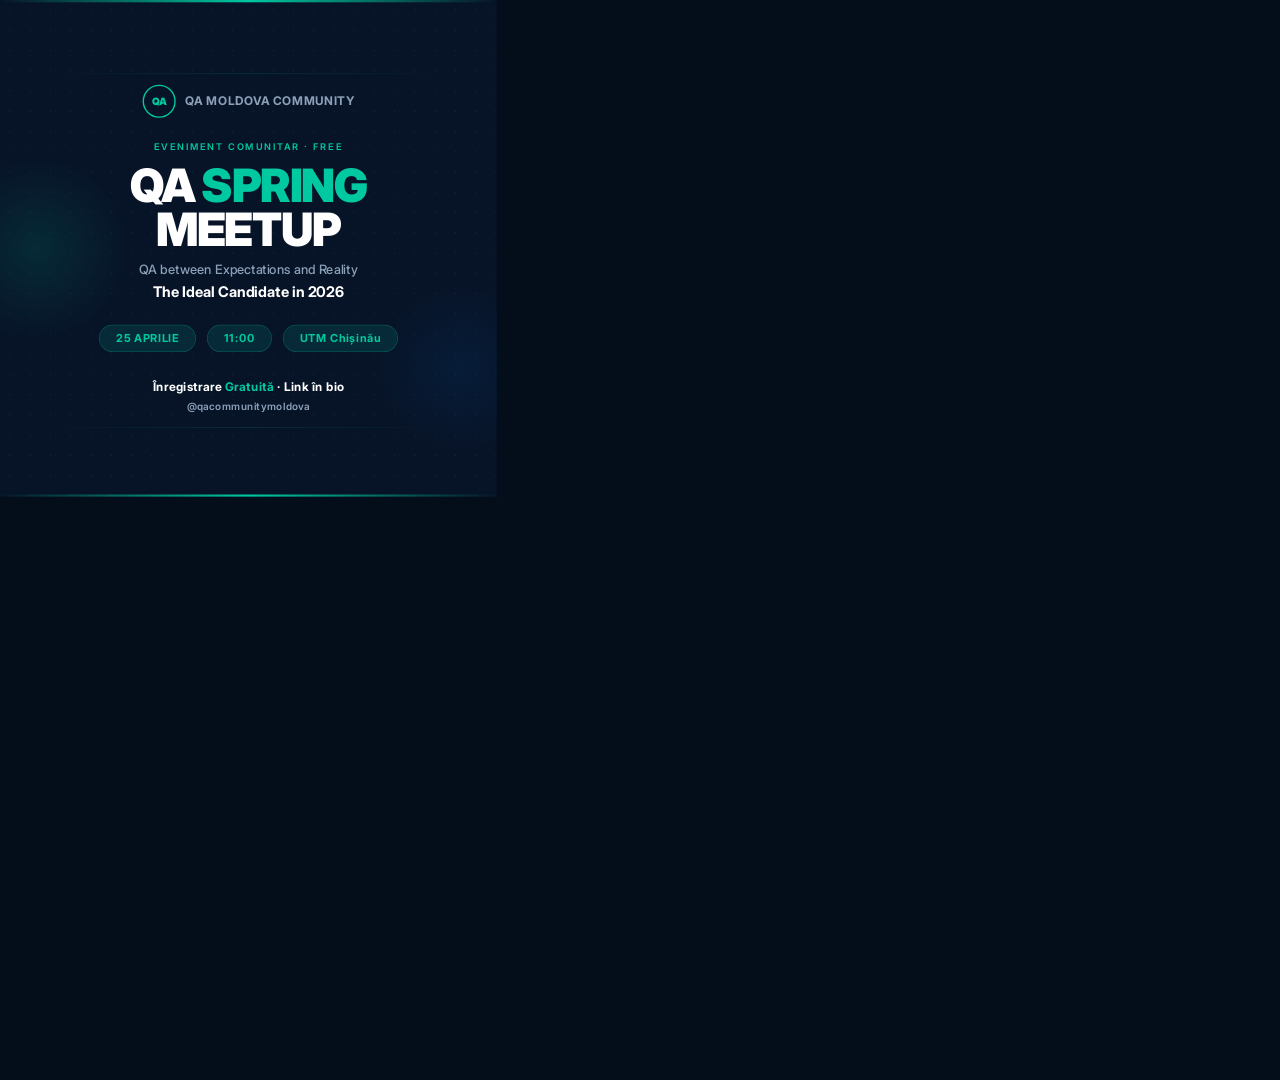
<file: instagram/01-event-announcement.html>
<!DOCTYPE html>
<html lang="ro">
<head>
  <meta charset="UTF-8" />
  <meta name="viewport" content="width=device-width, initial-scale=1.0" />
  <title>QA Spring Meetup 2026 — Announcement</title>
  <link href="https://fonts.googleapis.com/css2?family=Inter:wght@400;500;600;700;800;900&display=swap" rel="stylesheet" />
  <style>
    * { margin: 0; padding: 0; box-sizing: border-box; }

    body {
      background: #040e1a;
      font-family: 'Inter', sans-serif;
    }

    /* Scale wrapper so the 1080×1080 card fits on screen */
    .preview-wrap {
      transform: scale(0.46);
      transform-origin: top left;
      width: 1080px;
      height: 1080px;
    }

    .card {
      width: 1080px;
      height: 1080px;
      background: #071428;
      position: relative;
      overflow: hidden;
      display: flex;
      flex-direction: column;
      align-items: center;
      justify-content: center;
      padding: 80px 70px;
    }

    /* Dot grid background */
    .card::before {
      content: '';
      position: absolute;
      inset: 0;
      background-image: radial-gradient(circle, rgba(0,200,160,0.18) 1px, transparent 1px);
      background-size: 44px 44px;
      pointer-events: none;
    }

    /* Top accent line */
    .accent-line-top {
      position: absolute;
      top: 0;
      left: 0;
      right: 0;
      height: 5px;
      background: linear-gradient(90deg, transparent, #00c8a0, transparent);
    }

    /* Bottom accent line */
    .accent-line-bottom {
      position: absolute;
      bottom: 0;
      left: 0;
      right: 0;
      height: 5px;
      background: linear-gradient(90deg, transparent, #00c8a0, transparent);
    }

    /* Side glow orbs */
    .orb-left {
      position: absolute;
      left: -120px;
      top: 50%;
      transform: translateY(-50%);
      width: 400px;
      height: 400px;
      border-radius: 50%;
      background: radial-gradient(circle, rgba(0,200,160,0.12) 0%, transparent 70%);
      pointer-events: none;
    }
    .orb-right {
      position: absolute;
      right: -100px;
      bottom: 100px;
      width: 360px;
      height: 360px;
      border-radius: 50%;
      background: radial-gradient(circle, rgba(0,100,200,0.1) 0%, transparent 70%);
      pointer-events: none;
    }

    /* Branding row */
    .brand-row {
      display: flex;
      align-items: center;
      gap: 20px;
      margin-bottom: 52px;
      z-index: 1;
    }

    .qa-logo {
      width: 72px;
      height: 72px;
      border: 3px solid #00c8a0;
      border-radius: 50%;
      display: flex;
      align-items: center;
      justify-content: center;
      font-weight: 900;
      font-size: 22px;
      color: #00c8a0;
      letter-spacing: -1px;
      flex-shrink: 0;
    }

    .brand-text {
      font-size: 26px;
      font-weight: 700;
      color: #8ca0b8;
      letter-spacing: 0.04em;
      text-transform: uppercase;
    }

    /* Main content */
    .main-content {
      text-align: center;
      z-index: 1;
    }

    .event-label {
      font-size: 20px;
      font-weight: 600;
      color: #00c8a0;
      letter-spacing: 0.2em;
      text-transform: uppercase;
      margin-bottom: 24px;
    }

    .event-title {
      font-size: 100px;
      font-weight: 900;
      color: #ffffff;
      line-height: 0.95;
      letter-spacing: -3px;
      text-transform: uppercase;
      margin-bottom: 8px;
    }

    .event-title span {
      color: #00c8a0;
    }

    .event-subtitle {
      font-size: 28px;
      font-weight: 500;
      color: #8ca0b8;
      margin-top: 20px;
      margin-bottom: 8px;
      line-height: 1.4;
    }

    .event-theme {
      font-size: 32px;
      font-weight: 700;
      color: #ffffff;
      margin-bottom: 52px;
      line-height: 1.3;
    }

    /* Pill badges */
    .pills {
      display: flex;
      gap: 24px;
      justify-content: center;
      margin-bottom: 60px;
      flex-wrap: wrap;
    }

    .pill {
      background: rgba(0,200,160,0.12);
      border: 1.5px solid rgba(0,200,160,0.4);
      border-radius: 100px;
      padding: 14px 36px;
      font-size: 24px;
      font-weight: 700;
      color: #00c8a0;
      letter-spacing: 0.06em;
    }

    /* Bottom row */
    .bottom-row {
      display: flex;
      flex-direction: column;
      align-items: center;
      gap: 14px;
      z-index: 1;
    }

    .cta-text {
      font-size: 26px;
      font-weight: 700;
      color: #ffffff;
      letter-spacing: 0.02em;
    }

    .cta-text span {
      color: #00c8a0;
    }

    .handle {
      font-size: 22px;
      font-weight: 600;
      color: #8ca0b8;
      letter-spacing: 0.04em;
    }

    /* Horizontal teal decorative lines */
    .deco-line {
      position: absolute;
      height: 1px;
      background: linear-gradient(90deg, transparent, rgba(0,200,160,0.3), transparent);
      left: 10%;
      right: 10%;
    }
    .deco-line-1 { top: 160px; }
    .deco-line-2 { bottom: 150px; }
  </style>
</head>
<body>
  <div class="preview-wrap">
    <div class="card">
      <div class="accent-line-top"></div>
      <div class="accent-line-bottom"></div>
      <div class="orb-left"></div>
      <div class="orb-right"></div>
      <div class="deco-line deco-line-1"></div>
      <div class="deco-line deco-line-2"></div>

      <!-- Branding -->
      <div class="brand-row">
        <div class="qa-logo">QA</div>
        <div class="brand-text">QA Moldova Community</div>
      </div>

      <!-- Main -->
      <div class="main-content">
        <div class="event-label">Eveniment Comunitar · Free</div>
        <div class="event-title">QA <span>Spring</span><br>Meetup</div>
        <div class="event-subtitle">QA between Expectations and Reality</div>
        <div class="event-theme">The Ideal Candidate in 2026</div>

        <div class="pills">
          <div class="pill">25 APRILIE</div>
          <div class="pill">11:00</div>
          <div class="pill">UTM Chișinău</div>
        </div>
      </div>

      <!-- Bottom -->
      <div class="bottom-row">
        <div class="cta-text">Înregistrare <span>Gratuită</span> · Link în bio</div>
        <div class="handle">@qacommunitymoldova</div>
      </div>
    </div>
  </div>
</body>
</html>
</file>
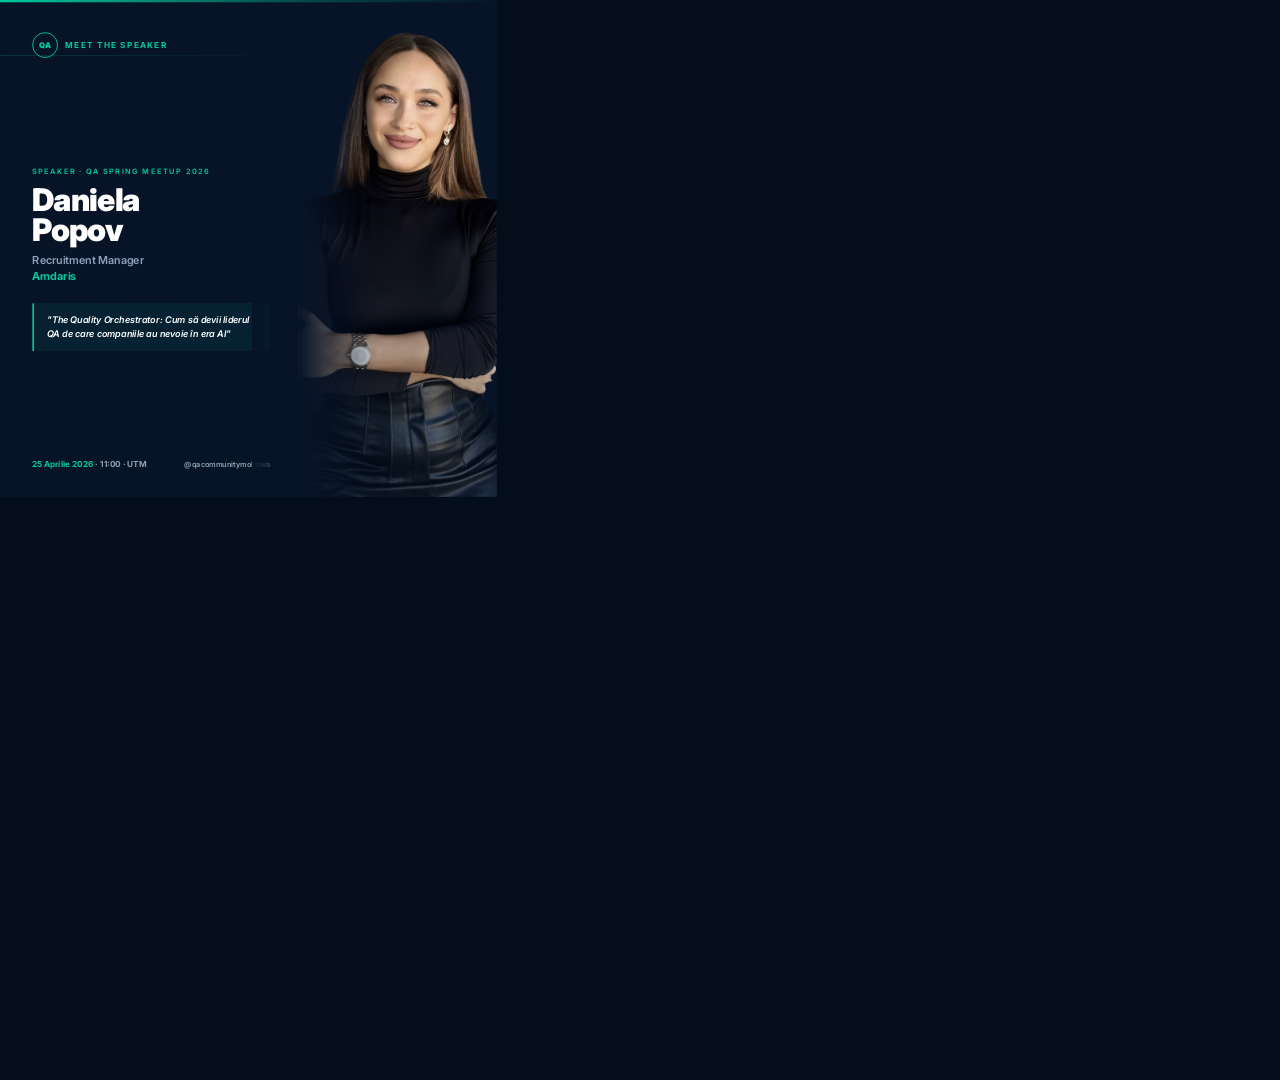
<file: instagram/02-speaker-daniela.html>
<!DOCTYPE html>
<html lang="ro">
<head>
  <meta charset="UTF-8" />
  <meta name="viewport" content="width=device-width, initial-scale=1.0" />
  <title>Speaker — Daniela Popov</title>
  <link href="https://fonts.googleapis.com/css2?family=Inter:wght@400;500;600;700;800;900&display=swap" rel="stylesheet" />
  <style>
    * { margin: 0; padding: 0; box-sizing: border-box; }

    body {
      background: #040e1a;
      font-family: 'Inter', sans-serif;
    }

    .preview-wrap {
      transform: scale(0.46);
      transform-origin: top left;
      width: 1080px;
      height: 1080px;
    }

    .card {
      width: 1080px;
      height: 1080px;
      background: #071428;
      position: relative;
      overflow: hidden;
      display: flex;
    }

    /* Left text panel — 60% */
    .text-panel {
      width: 60%;
      height: 100%;
      padding: 70px 60px 60px 70px;
      display: flex;
      flex-direction: column;
      justify-content: space-between;
      position: relative;
      z-index: 2;
    }

    /* Dot grid on left panel */
    .text-panel::before {
      content: '';
      position: absolute;
      inset: 0;
      background-image: radial-gradient(circle, rgba(0,200,160,0.1) 1px, transparent 1px);
      background-size: 40px 40px;
      pointer-events: none;
      z-index: 0;
    }

    /* Diagonal gradient separator */
    .separator {
      position: absolute;
      top: 0;
      right: 0;
      width: 100px;
      height: 100%;
      background: linear-gradient(90deg, #071428 0%, transparent 100%);
      z-index: 3;
    }

    /* Right photo panel — 40% */
    .photo-panel {
      width: 40%;
      height: 100%;
      position: relative;
      flex-shrink: 0;
    }

    .photo-panel img {
      width: 100%;
      height: 100%;
      object-fit: cover;
      object-position: center top;
      display: block;
    }

    /* Photo overlay gradient */
    .photo-panel::after {
      content: '';
      position: absolute;
      inset: 0;
      background: linear-gradient(90deg, #071428 0%, transparent 40%),
                  linear-gradient(0deg, rgba(7,20,40,0.5) 0%, transparent 50%);
    }

    /* Top accent line */
    .accent-line-top {
      position: absolute;
      top: 0;
      left: 0;
      right: 0;
      height: 5px;
      background: linear-gradient(90deg, #00c8a0 0%, rgba(0,200,160,0.3) 60%, transparent 100%);
      z-index: 10;
    }

    /* Content inside text panel */
    .panel-content {
      position: relative;
      z-index: 2;
      display: flex;
      flex-direction: column;
      height: 100%;
      justify-content: space-between;
    }

    /* Brand row */
    .brand-row {
      display: flex;
      align-items: center;
      gap: 16px;
    }

    .qa-logo {
      width: 56px;
      height: 56px;
      border: 2.5px solid #00c8a0;
      border-radius: 50%;
      display: flex;
      align-items: center;
      justify-content: center;
      font-weight: 900;
      font-size: 17px;
      color: #00c8a0;
      flex-shrink: 0;
    }

    .meet-label {
      font-size: 18px;
      font-weight: 700;
      color: #00c8a0;
      letter-spacing: 0.15em;
      text-transform: uppercase;
    }

    /* Middle content */
    .speaker-main {
      flex: 1;
      display: flex;
      flex-direction: column;
      justify-content: center;
      padding: 40px 0;
    }

    .speaker-label {
      font-size: 16px;
      font-weight: 600;
      color: #00c8a0;
      letter-spacing: 0.2em;
      text-transform: uppercase;
      margin-bottom: 20px;
    }

    .speaker-name {
      font-size: 68px;
      font-weight: 900;
      color: #ffffff;
      line-height: 0.95;
      letter-spacing: -2px;
      margin-bottom: 20px;
    }

    .speaker-role {
      font-size: 24px;
      font-weight: 600;
      color: #8ca0b8;
      margin-bottom: 6px;
    }

    .speaker-company {
      font-size: 24px;
      font-weight: 700;
      color: #00c8a0;
      margin-bottom: 44px;
    }

    /* Topic quote box */
    .topic-box {
      background: rgba(0,200,160,0.08);
      border-left: 4px solid #00c8a0;
      border-radius: 0 12px 12px 0;
      padding: 22px 28px;
      margin-bottom: 0;
    }

    .topic-box p {
      font-size: 20px;
      font-weight: 600;
      color: #ffffff;
      line-height: 1.5;
      font-style: italic;
    }

    /* Bottom info */
    .bottom-info {
      display: flex;
      align-items: center;
      justify-content: space-between;
    }

    .event-date {
      font-size: 18px;
      font-weight: 700;
      color: #8ca0b8;
    }

    .event-date span {
      color: #00c8a0;
    }

    .handle {
      font-size: 16px;
      font-weight: 600;
      color: #8ca0b8;
    }

    /* Decorative teal line */
    .deco-line {
      position: absolute;
      left: 0;
      right: 40%;
      height: 1px;
      background: linear-gradient(90deg, rgba(0,200,160,0.4), transparent);
    }
    .deco-line-top { top: 120px; }
  </style>
</head>
<body>
  <div class="preview-wrap">
    <div class="card">
      <div class="accent-line-top"></div>
      <div class="deco-line deco-line-top"></div>

      <!-- Left text panel -->
      <div class="text-panel">
        <div class="panel-content">
          <!-- Top: brand -->
          <div class="brand-row">
            <div class="qa-logo">QA</div>
            <div class="meet-label">Meet the Speaker</div>
          </div>

          <!-- Middle: speaker info -->
          <div class="speaker-main">
            <div class="speaker-label">Speaker · QA Spring Meetup 2026</div>
            <div class="speaker-name">Daniela<br>Popov</div>
            <div class="speaker-role">Recruitment Manager</div>
            <div class="speaker-company">Amdaris</div>
            <div class="topic-box">
              <p>"The Quality Orchestrator: Cum să devii liderul QA de care companiile au nevoie în era AI"</p>
            </div>
          </div>

          <!-- Bottom: date + handle -->
          <div class="bottom-info">
            <div class="event-date"><span>25 Aprilie 2026</span> · 11:00 · UTM</div>
            <div class="handle">@qacommunitymoldova</div>
          </div>
        </div>
        <div class="separator"></div>
      </div>

      <!-- Right photo panel -->
      <div class="photo-panel">
        <img src="../images/daniela-popov.jpg" alt="Daniela Popov" />
      </div>
    </div>
  </div>
</body>
</html>
</file>
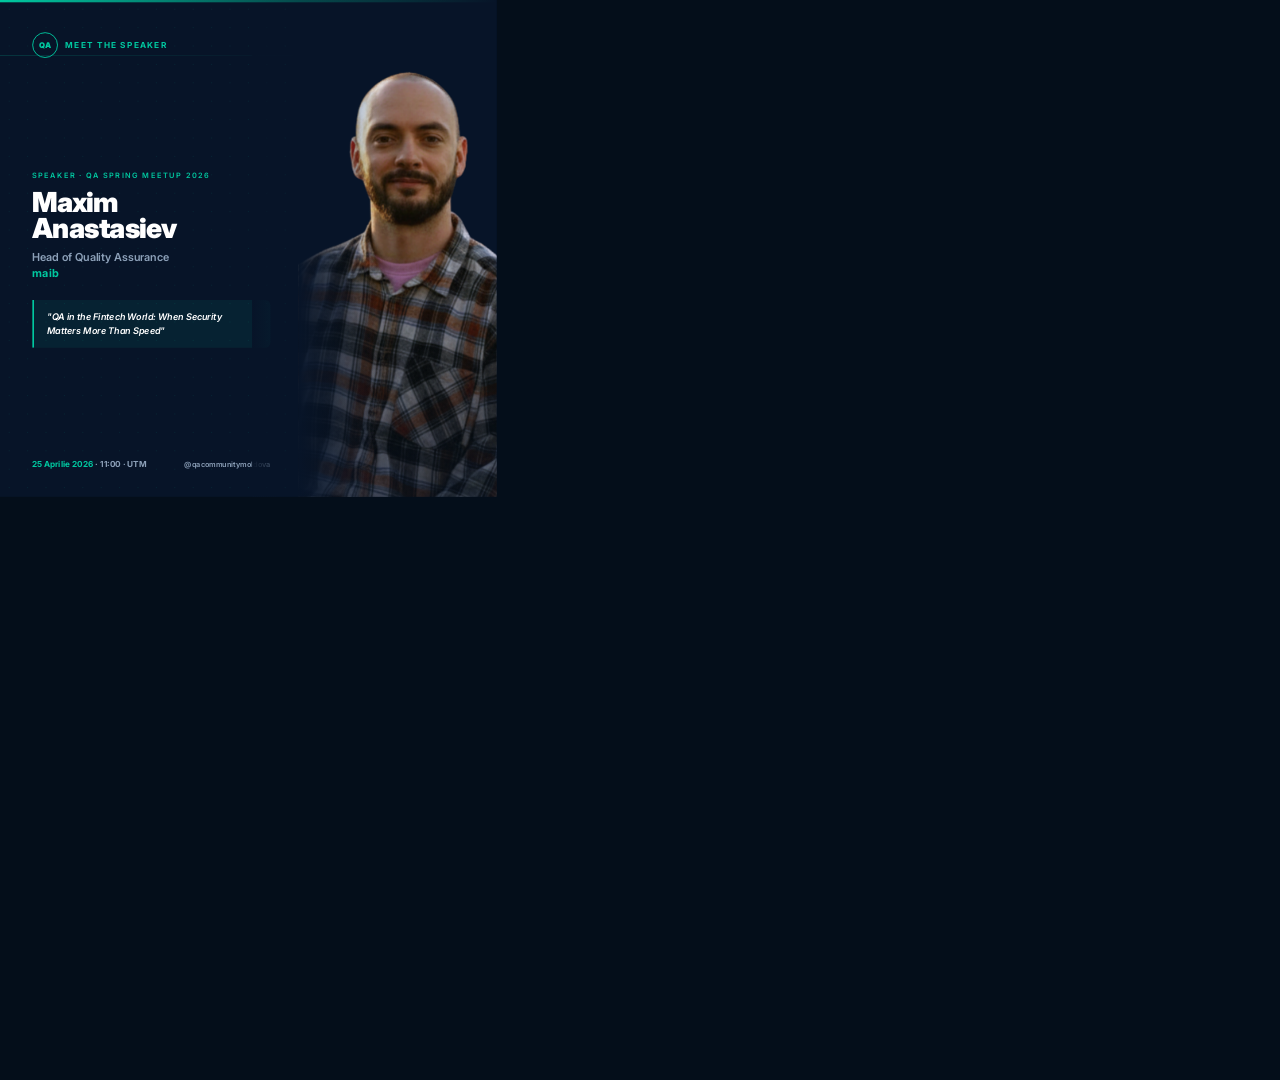
<file: instagram/03-speaker-maxim.html>
<!DOCTYPE html>
<html lang="ro">
<head>
  <meta charset="UTF-8" />
  <meta name="viewport" content="width=device-width, initial-scale=1.0" />
  <title>Speaker — Maxim Anastasiev</title>
  <link href="https://fonts.googleapis.com/css2?family=Inter:wght@400;500;600;700;800;900&display=swap" rel="stylesheet" />
  <style>
    * { margin: 0; padding: 0; box-sizing: border-box; }

    body {
      background: #040e1a;
      font-family: 'Inter', sans-serif;
    }

    .preview-wrap {
      transform: scale(0.46);
      transform-origin: top left;
      width: 1080px;
      height: 1080px;
    }

    .card {
      width: 1080px;
      height: 1080px;
      background: #071428;
      position: relative;
      overflow: hidden;
      display: flex;
    }

    .text-panel {
      width: 60%;
      height: 100%;
      padding: 70px 60px 60px 70px;
      display: flex;
      flex-direction: column;
      justify-content: space-between;
      position: relative;
      z-index: 2;
    }

    .text-panel::before {
      content: '';
      position: absolute;
      inset: 0;
      background-image: radial-gradient(circle, rgba(0,200,160,0.1) 1px, transparent 1px);
      background-size: 40px 40px;
      pointer-events: none;
      z-index: 0;
    }

    .separator {
      position: absolute;
      top: 0;
      right: 0;
      width: 100px;
      height: 100%;
      background: linear-gradient(90deg, #071428 0%, transparent 100%);
      z-index: 3;
    }

    .photo-panel {
      width: 40%;
      height: 100%;
      position: relative;
      flex-shrink: 0;
    }

    .photo-panel img {
      width: 100%;
      height: 100%;
      object-fit: cover;
      object-position: center 20%;
      display: block;
    }

    .photo-panel::after {
      content: '';
      position: absolute;
      inset: 0;
      background: linear-gradient(90deg, #071428 0%, transparent 40%),
                  linear-gradient(0deg, rgba(7,20,40,0.5) 0%, transparent 50%);
    }

    .accent-line-top {
      position: absolute;
      top: 0;
      left: 0;
      right: 0;
      height: 5px;
      background: linear-gradient(90deg, #00c8a0 0%, rgba(0,200,160,0.3) 60%, transparent 100%);
      z-index: 10;
    }

    .panel-content {
      position: relative;
      z-index: 2;
      display: flex;
      flex-direction: column;
      height: 100%;
      justify-content: space-between;
    }

    .brand-row {
      display: flex;
      align-items: center;
      gap: 16px;
    }

    .qa-logo {
      width: 56px;
      height: 56px;
      border: 2.5px solid #00c8a0;
      border-radius: 50%;
      display: flex;
      align-items: center;
      justify-content: center;
      font-weight: 900;
      font-size: 17px;
      color: #00c8a0;
      flex-shrink: 0;
    }

    .meet-label {
      font-size: 18px;
      font-weight: 700;
      color: #00c8a0;
      letter-spacing: 0.15em;
      text-transform: uppercase;
    }

    .speaker-main {
      flex: 1;
      display: flex;
      flex-direction: column;
      justify-content: center;
      padding: 40px 0;
    }

    .speaker-label {
      font-size: 16px;
      font-weight: 600;
      color: #00c8a0;
      letter-spacing: 0.2em;
      text-transform: uppercase;
      margin-bottom: 20px;
    }

    .speaker-name {
      font-size: 60px;
      font-weight: 900;
      color: #ffffff;
      line-height: 0.95;
      letter-spacing: -2px;
      margin-bottom: 20px;
    }

    .speaker-role {
      font-size: 24px;
      font-weight: 600;
      color: #8ca0b8;
      margin-bottom: 6px;
    }

    .speaker-company {
      font-size: 24px;
      font-weight: 700;
      color: #00c8a0;
      margin-bottom: 44px;
    }

    .topic-box {
      background: rgba(0,200,160,0.08);
      border-left: 4px solid #00c8a0;
      border-radius: 0 12px 12px 0;
      padding: 22px 28px;
    }

    .topic-box p {
      font-size: 20px;
      font-weight: 600;
      color: #ffffff;
      line-height: 1.5;
      font-style: italic;
    }

    .bottom-info {
      display: flex;
      align-items: center;
      justify-content: space-between;
    }

    .event-date {
      font-size: 18px;
      font-weight: 700;
      color: #8ca0b8;
    }

    .event-date span {
      color: #00c8a0;
    }

    .handle {
      font-size: 16px;
      font-weight: 600;
      color: #8ca0b8;
    }

    .deco-line {
      position: absolute;
      left: 0;
      right: 40%;
      height: 1px;
      background: linear-gradient(90deg, rgba(0,200,160,0.4), transparent);
    }
    .deco-line-top { top: 120px; }
  </style>
</head>
<body>
  <div class="preview-wrap">
    <div class="card">
      <div class="accent-line-top"></div>
      <div class="deco-line deco-line-top"></div>

      <div class="text-panel">
        <div class="panel-content">
          <div class="brand-row">
            <div class="qa-logo">QA</div>
            <div class="meet-label">Meet the Speaker</div>
          </div>

          <div class="speaker-main">
            <div class="speaker-label">Speaker · QA Spring Meetup 2026</div>
            <div class="speaker-name">Maxim<br>Anastasiev</div>
            <div class="speaker-role">Head of Quality Assurance</div>
            <div class="speaker-company">maib</div>
            <div class="topic-box">
              <p>"QA in the Fintech World: When Security Matters More Than Speed"</p>
            </div>
          </div>

          <div class="bottom-info">
            <div class="event-date"><span>25 Aprilie 2026</span> · 11:00 · UTM</div>
            <div class="handle">@qacommunitymoldova</div>
          </div>
        </div>
        <div class="separator"></div>
      </div>

      <div class="photo-panel">
        <img src="../images/maxim-anastasiev.jpg" alt="Maxim Anastasiev" />
      </div>
    </div>
  </div>
</body>
</html>
</file>
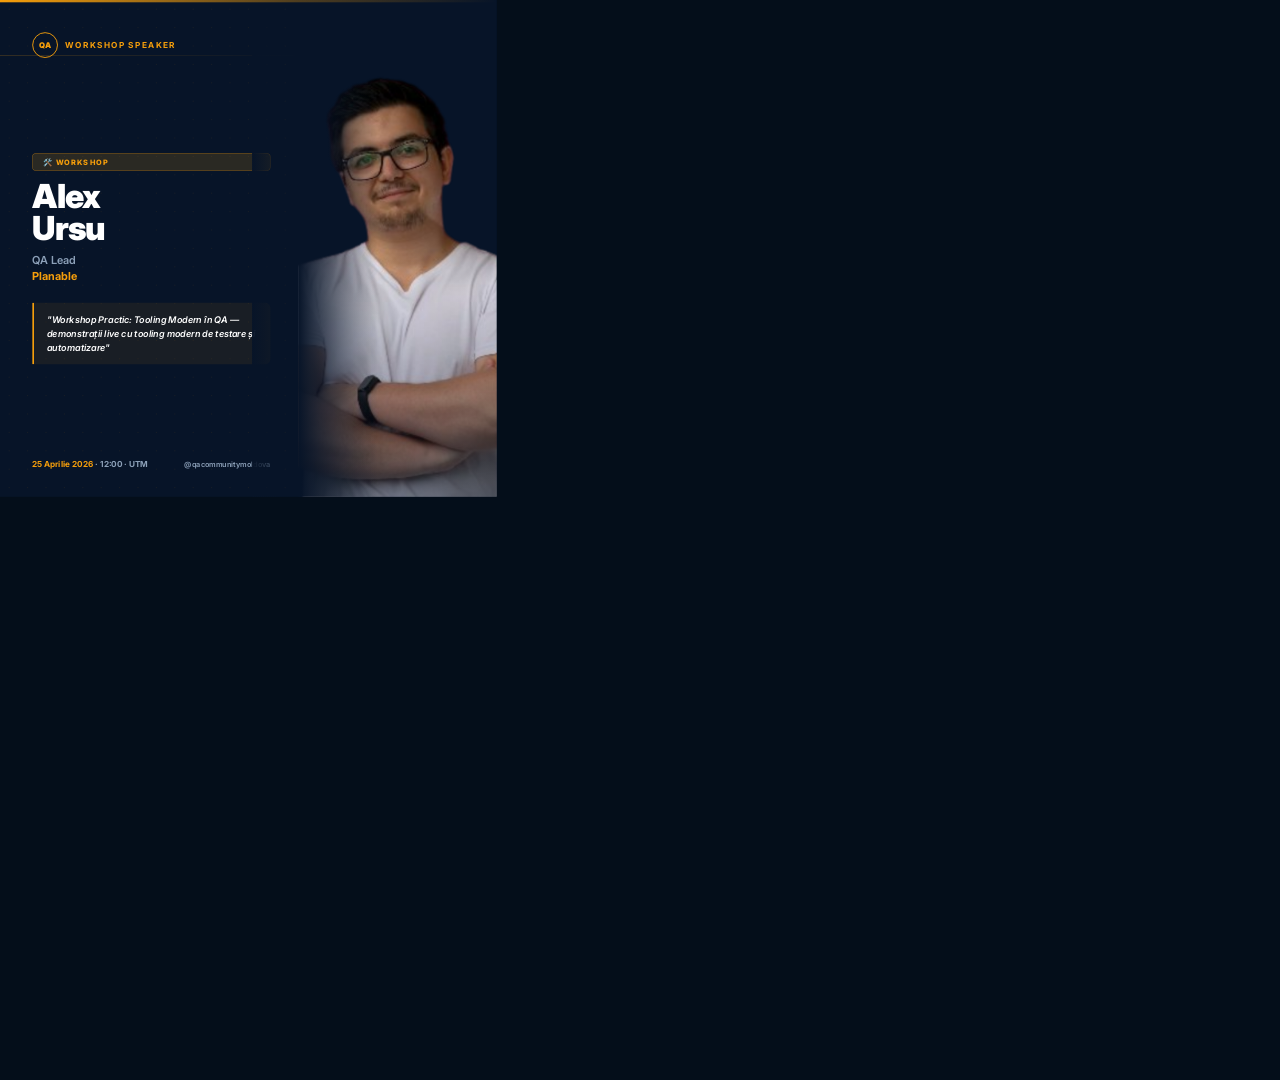
<file: instagram/04-speaker-alex.html>
<!DOCTYPE html>
<html lang="ro">
<head>
  <meta charset="UTF-8" />
  <meta name="viewport" content="width=device-width, initial-scale=1.0" />
  <title>Speaker — Alex Ursu</title>
  <link href="https://fonts.googleapis.com/css2?family=Inter:wght@400;500;600;700;800;900&display=swap" rel="stylesheet" />
  <style>
    * { margin: 0; padding: 0; box-sizing: border-box; }

    body {
      background: #040e1a;
      font-family: 'Inter', sans-serif;
    }

    .preview-wrap {
      transform: scale(0.46);
      transform-origin: top left;
      width: 1080px;
      height: 1080px;
    }

    .card {
      width: 1080px;
      height: 1080px;
      background: #071428;
      position: relative;
      overflow: hidden;
      display: flex;
    }

    .text-panel {
      width: 60%;
      height: 100%;
      padding: 70px 60px 60px 70px;
      display: flex;
      flex-direction: column;
      justify-content: space-between;
      position: relative;
      z-index: 2;
    }

    .text-panel::before {
      content: '';
      position: absolute;
      inset: 0;
      background-image: radial-gradient(circle, rgba(245,158,11,0.08) 1px, transparent 1px);
      background-size: 40px 40px;
      pointer-events: none;
      z-index: 0;
    }

    .separator {
      position: absolute;
      top: 0;
      right: 0;
      width: 100px;
      height: 100%;
      background: linear-gradient(90deg, #071428 0%, transparent 100%);
      z-index: 3;
    }

    .photo-panel {
      width: 40%;
      height: 100%;
      position: relative;
      flex-shrink: 0;
    }

    .photo-panel img {
      width: 100%;
      height: 100%;
      object-fit: cover;
      object-position: center 20%;
      display: block;
    }

    .photo-panel::after {
      content: '';
      position: absolute;
      inset: 0;
      background: linear-gradient(90deg, #071428 0%, transparent 40%),
                  linear-gradient(0deg, rgba(7,20,40,0.5) 0%, transparent 50%);
    }

    /* Workshop accent: gold/amber instead of teal */
    .accent-line-top {
      position: absolute;
      top: 0;
      left: 0;
      right: 0;
      height: 5px;
      background: linear-gradient(90deg, #f59e0b 0%, rgba(245,158,11,0.3) 60%, transparent 100%);
      z-index: 10;
    }

    .panel-content {
      position: relative;
      z-index: 2;
      display: flex;
      flex-direction: column;
      height: 100%;
      justify-content: space-between;
    }

    .brand-row {
      display: flex;
      align-items: center;
      gap: 16px;
    }

    .qa-logo {
      width: 56px;
      height: 56px;
      border: 2.5px solid #f59e0b;
      border-radius: 50%;
      display: flex;
      align-items: center;
      justify-content: center;
      font-weight: 900;
      font-size: 17px;
      color: #f59e0b;
      flex-shrink: 0;
    }

    .meet-label {
      font-size: 18px;
      font-weight: 700;
      color: #f59e0b;
      letter-spacing: 0.15em;
      text-transform: uppercase;
    }

    .speaker-main {
      flex: 1;
      display: flex;
      flex-direction: column;
      justify-content: center;
      padding: 40px 0;
    }

    .workshop-badge {
      display: inline-flex;
      background: rgba(245,158,11,0.15);
      border: 1.5px solid rgba(245,158,11,0.5);
      border-radius: 8px;
      padding: 8px 22px;
      font-size: 16px;
      font-weight: 800;
      color: #f59e0b;
      letter-spacing: 0.15em;
      text-transform: uppercase;
      margin-bottom: 22px;
    }

    .speaker-name {
      font-size: 72px;
      font-weight: 900;
      color: #ffffff;
      line-height: 0.95;
      letter-spacing: -2px;
      margin-bottom: 20px;
    }

    .speaker-role {
      font-size: 24px;
      font-weight: 600;
      color: #8ca0b8;
      margin-bottom: 6px;
    }

    .speaker-company {
      font-size: 24px;
      font-weight: 700;
      color: #f59e0b;
      margin-bottom: 44px;
    }

    .topic-box {
      background: rgba(245,158,11,0.07);
      border-left: 4px solid #f59e0b;
      border-radius: 0 12px 12px 0;
      padding: 22px 28px;
    }

    .topic-box p {
      font-size: 20px;
      font-weight: 600;
      color: #ffffff;
      line-height: 1.5;
      font-style: italic;
    }

    .bottom-info {
      display: flex;
      align-items: center;
      justify-content: space-between;
    }

    .event-date {
      font-size: 18px;
      font-weight: 700;
      color: #8ca0b8;
    }

    .event-date span {
      color: #f59e0b;
    }

    .handle {
      font-size: 16px;
      font-weight: 600;
      color: #8ca0b8;
    }

    .deco-line {
      position: absolute;
      left: 0;
      right: 40%;
      height: 1px;
      background: linear-gradient(90deg, rgba(245,158,11,0.4), transparent);
    }
    .deco-line-top { top: 120px; }
  </style>
</head>
<body>
  <div class="preview-wrap">
    <div class="card">
      <div class="accent-line-top"></div>
      <div class="deco-line deco-line-top"></div>

      <div class="text-panel">
        <div class="panel-content">
          <div class="brand-row">
            <div class="qa-logo">QA</div>
            <div class="meet-label">Workshop Speaker</div>
          </div>

          <div class="speaker-main">
            <div class="workshop-badge">🛠️ Workshop</div>
            <div class="speaker-name">Alex<br>Ursu</div>
            <div class="speaker-role">QA Lead</div>
            <div class="speaker-company">Planable</div>
            <div class="topic-box">
              <p>"Workshop Practic: Tooling Modern în QA — demonstrații live cu tooling modern de testare și automatizare"</p>
            </div>
          </div>

          <div class="bottom-info">
            <div class="event-date"><span>25 Aprilie 2026</span> · 12:00 · UTM</div>
            <div class="handle">@qacommunitymoldova</div>
          </div>
        </div>
        <div class="separator"></div>
      </div>

      <div class="photo-panel">
        <img src="../images/alex-ursu.jpg" alt="Alex Ursu" />
      </div>
    </div>
  </div>
</body>
</html>
</file>
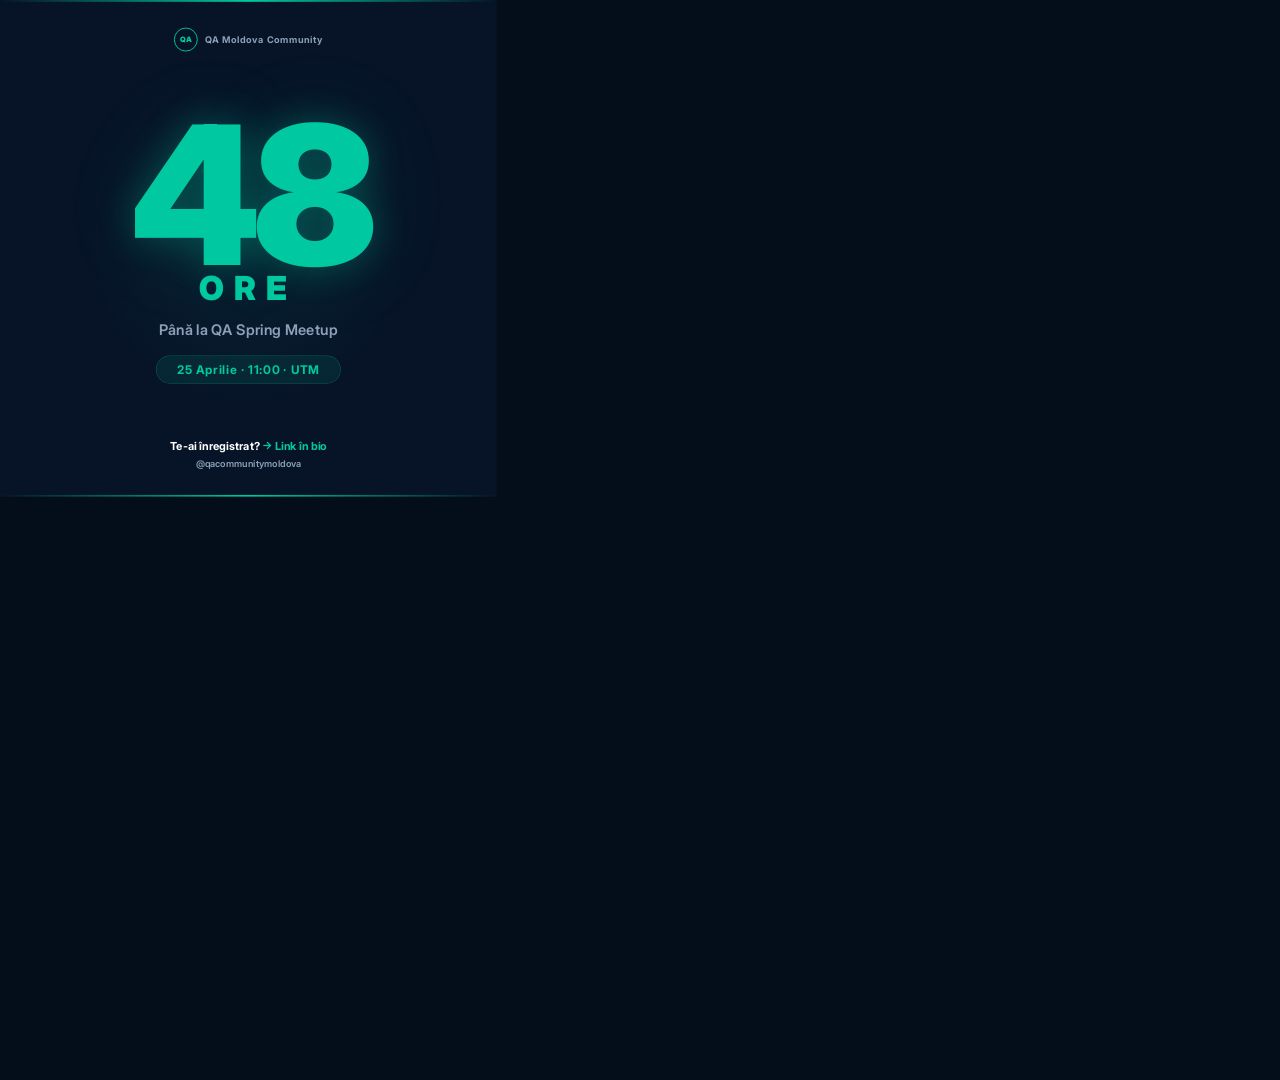
<file: instagram/05-48h-reminder.html>
<!DOCTYPE html>
<html lang="ro">
<head>
  <meta charset="UTF-8" />
  <meta name="viewport" content="width=device-width, initial-scale=1.0" />
  <title>48h Reminder — QA Spring Meetup</title>
  <link href="https://fonts.googleapis.com/css2?family=Inter:wght@400;500;600;700;800;900&display=swap" rel="stylesheet" />
  <style>
    * { margin: 0; padding: 0; box-sizing: border-box; }

    body {
      background: #040e1a;
      font-family: 'Inter', sans-serif;
    }

    .preview-wrap {
      transform: scale(0.46);
      transform-origin: top left;
      width: 1080px;
      height: 1080px;
    }

    .card {
      width: 1080px;
      height: 1080px;
      background: #071428;
      position: relative;
      overflow: hidden;
      display: flex;
      flex-direction: column;
      align-items: center;
      justify-content: center;
    }

    /* Subtle radial glow behind the number */
    .card::before {
      content: '';
      position: absolute;
      top: 50%;
      left: 50%;
      transform: translate(-50%, -52%);
      width: 700px;
      height: 700px;
      border-radius: 50%;
      background: radial-gradient(circle, rgba(0,200,160,0.08) 0%, transparent 70%);
      pointer-events: none;
    }

    /* Top accent bar */
    .accent-line-top {
      position: absolute;
      top: 0;
      left: 0;
      right: 0;
      height: 4px;
      background: linear-gradient(90deg, transparent, #00c8a0, transparent);
    }

    /* Bottom accent bar */
    .accent-line-bottom {
      position: absolute;
      bottom: 0;
      left: 0;
      right: 0;
      height: 4px;
      background: linear-gradient(90deg, transparent, #00c8a0, transparent);
    }

    /* Brand top */
    .brand-row {
      position: absolute;
      top: 60px;
      left: 0;
      right: 0;
      display: flex;
      align-items: center;
      justify-content: center;
      gap: 16px;
    }

    .qa-logo {
      width: 52px;
      height: 52px;
      border: 2.5px solid #00c8a0;
      border-radius: 50%;
      display: flex;
      align-items: center;
      justify-content: center;
      font-weight: 900;
      font-size: 16px;
      color: #00c8a0;
    }

    .brand-name {
      font-size: 20px;
      font-weight: 700;
      color: #8ca0b8;
      letter-spacing: 0.06em;
    }

    /* The huge number */
    .big-number {
      font-size: 420px;
      font-weight: 900;
      color: #00c8a0;
      line-height: 0.85;
      letter-spacing: -20px;
      position: relative;
      z-index: 1;
      /* Subtle text shadow glow */
      text-shadow: 0 0 80px rgba(0,200,160,0.3), 0 0 200px rgba(0,200,160,0.1);
    }

    .unit-label {
      font-size: 72px;
      font-weight: 900;
      color: #00c8a0;
      letter-spacing: 0.3em;
      text-transform: uppercase;
      margin-top: -20px;
      position: relative;
      z-index: 1;
    }

    .subtitle {
      font-size: 32px;
      font-weight: 600;
      color: #8ca0b8;
      margin-top: 28px;
      letter-spacing: 0.02em;
      position: relative;
      z-index: 1;
    }

    /* Date pill */
    .date-pill {
      display: inline-flex;
      background: rgba(0,200,160,0.1);
      border: 1.5px solid rgba(0,200,160,0.35);
      border-radius: 100px;
      padding: 14px 44px;
      font-size: 26px;
      font-weight: 700;
      color: #00c8a0;
      letter-spacing: 0.05em;
      margin-top: 36px;
      position: relative;
      z-index: 1;
    }

    /* Bottom content */
    .bottom-content {
      position: absolute;
      bottom: 60px;
      left: 0;
      right: 0;
      display: flex;
      flex-direction: column;
      align-items: center;
      gap: 12px;
    }

    .cta-text {
      font-size: 24px;
      font-weight: 700;
      color: #ffffff;
    }

    .cta-arrow {
      font-size: 24px;
      font-weight: 700;
      color: #00c8a0;
    }

    .handle {
      font-size: 20px;
      font-weight: 600;
      color: #8ca0b8;
    }
  </style>
</head>
<body>
  <div class="preview-wrap">
    <div class="card">
      <div class="accent-line-top"></div>
      <div class="accent-line-bottom"></div>

      <!-- Brand top -->
      <div class="brand-row">
        <div class="qa-logo">QA</div>
        <div class="brand-name">QA Moldova Community</div>
      </div>

      <!-- Main: huge number -->
      <div class="big-number">48</div>
      <div class="unit-label">ORE</div>
      <div class="subtitle">Până la QA Spring Meetup</div>
      <div class="date-pill">25 Aprilie · 11:00 · UTM</div>

      <!-- Bottom -->
      <div class="bottom-content">
        <div class="cta-text">Te-ai înregistrat? <span class="cta-arrow">→ Link în bio</span></div>
        <div class="handle">@qacommunitymoldova</div>
      </div>
    </div>
  </div>
</body>
</html>
</file>
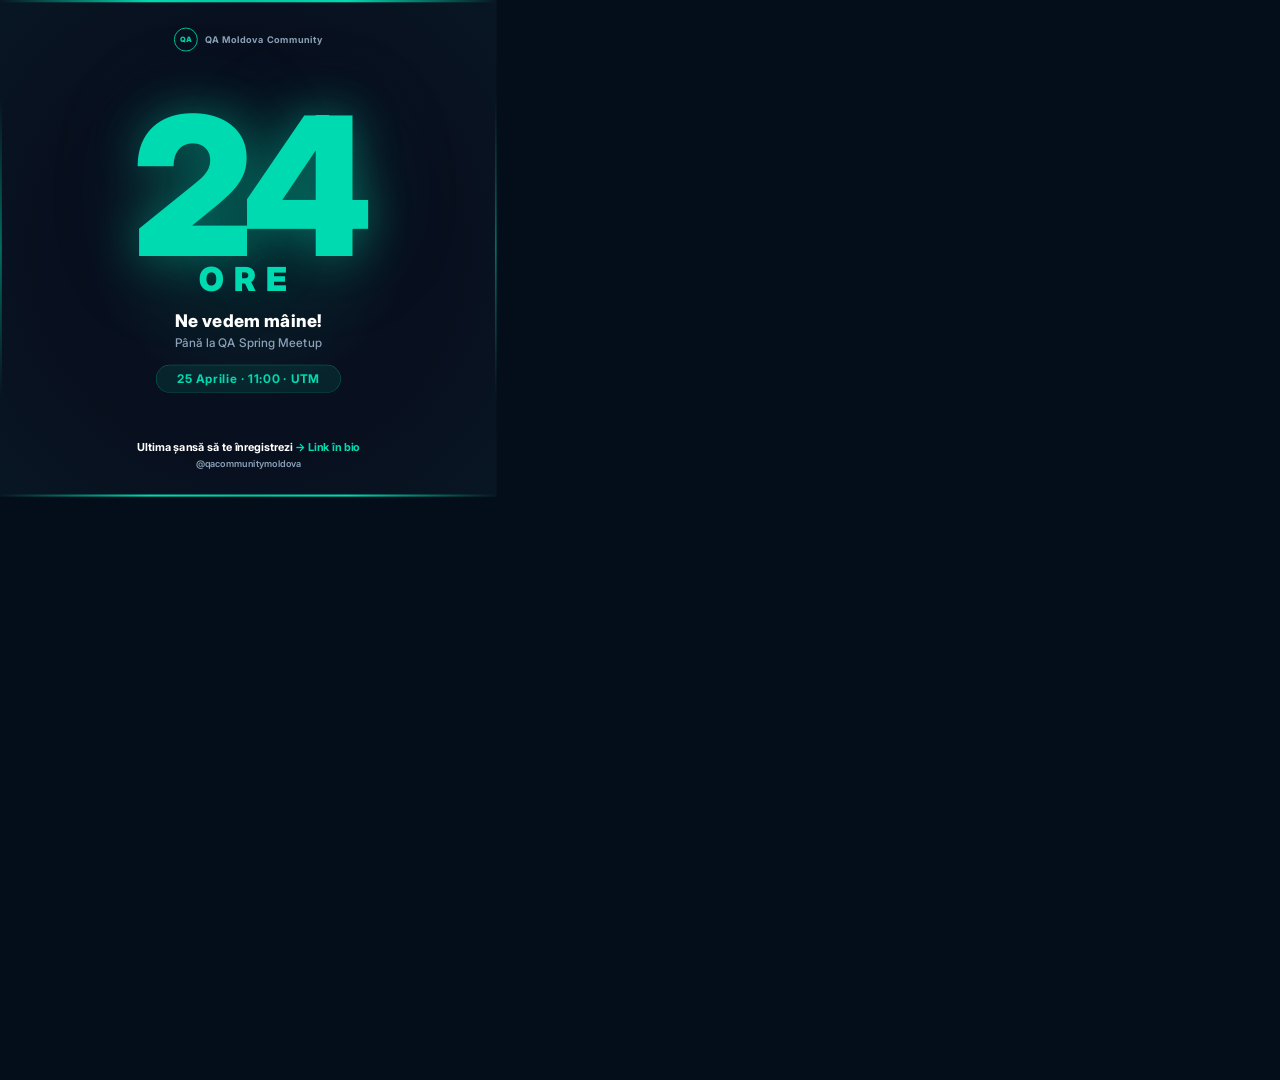
<file: instagram/06-24h-reminder.html>
<!DOCTYPE html>
<html lang="ro">
<head>
  <meta charset="UTF-8" />
  <meta name="viewport" content="width=device-width, initial-scale=1.0" />
  <title>24h Reminder — QA Spring Meetup</title>
  <link href="https://fonts.googleapis.com/css2?family=Inter:wght@400;500;600;700;800;900&display=swap" rel="stylesheet" />
  <style>
    * { margin: 0; padding: 0; box-sizing: border-box; }

    body {
      background: #040e1a;
      font-family: 'Inter', sans-serif;
    }

    .preview-wrap {
      transform: scale(0.46);
      transform-origin: top left;
      width: 1080px;
      height: 1080px;
    }

    .card {
      width: 1080px;
      height: 1080px;
      /* Slightly warmer bg for urgency vs 48h */
      background: #080f1e;
      position: relative;
      overflow: hidden;
      display: flex;
      flex-direction: column;
      align-items: center;
      justify-content: center;
    }

    /* Warmer glow behind number */
    .card::before {
      content: '';
      position: absolute;
      top: 50%;
      left: 50%;
      transform: translate(-50%, -52%);
      width: 700px;
      height: 700px;
      border-radius: 50%;
      background: radial-gradient(circle, rgba(0,220,170,0.1) 0%, rgba(0,200,160,0.04) 50%, transparent 70%);
      pointer-events: none;
    }

    /* Outer ring glow for urgency */
    .card::after {
      content: '';
      position: absolute;
      inset: 0;
      background: radial-gradient(ellipse at center, transparent 55%, rgba(0,200,160,0.04) 100%);
      pointer-events: none;
    }

    .accent-line-top {
      position: absolute;
      top: 0;
      left: 0;
      right: 0;
      height: 5px;
      background: linear-gradient(90deg, transparent 0%, #00dab0 30%, #00c8a0 50%, #00dab0 70%, transparent 100%);
    }

    .accent-line-bottom {
      position: absolute;
      bottom: 0;
      left: 0;
      right: 0;
      height: 5px;
      background: linear-gradient(90deg, transparent 0%, #00dab0 30%, #00c8a0 50%, #00dab0 70%, transparent 100%);
    }

    /* Side lines for urgency feel */
    .accent-line-left {
      position: absolute;
      left: 0;
      top: 20%;
      bottom: 20%;
      width: 4px;
      background: linear-gradient(180deg, transparent, rgba(0,200,160,0.5), transparent);
    }

    .accent-line-right {
      position: absolute;
      right: 0;
      top: 20%;
      bottom: 20%;
      width: 4px;
      background: linear-gradient(180deg, transparent, rgba(0,200,160,0.5), transparent);
    }

    .brand-row {
      position: absolute;
      top: 60px;
      left: 0;
      right: 0;
      display: flex;
      align-items: center;
      justify-content: center;
      gap: 16px;
    }

    .qa-logo {
      width: 52px;
      height: 52px;
      border: 2.5px solid #00c8a0;
      border-radius: 50%;
      display: flex;
      align-items: center;
      justify-content: center;
      font-weight: 900;
      font-size: 16px;
      color: #00c8a0;
    }

    .brand-name {
      font-size: 20px;
      font-weight: 700;
      color: #8ca0b8;
      letter-spacing: 0.06em;
    }

    /* The huge number — slightly brighter/warmer than 48h */
    .big-number {
      font-size: 420px;
      font-weight: 900;
      color: #00dab0;
      line-height: 0.85;
      letter-spacing: -20px;
      position: relative;
      z-index: 1;
      text-shadow: 0 0 100px rgba(0,218,176,0.4), 0 0 240px rgba(0,200,160,0.15);
    }

    .unit-label {
      font-size: 72px;
      font-weight: 900;
      color: #00dab0;
      letter-spacing: 0.3em;
      text-transform: uppercase;
      margin-top: -20px;
      position: relative;
      z-index: 1;
    }

    .see-you {
      font-size: 38px;
      font-weight: 800;
      color: #ffffff;
      margin-top: 24px;
      letter-spacing: 0.02em;
      position: relative;
      z-index: 1;
    }

    .subtitle {
      font-size: 26px;
      font-weight: 500;
      color: #8ca0b8;
      margin-top: 10px;
      letter-spacing: 0.02em;
      position: relative;
      z-index: 1;
    }

    .subtitle span {
      color: #00dab0;
      font-weight: 700;
    }

    .date-pill {
      display: inline-flex;
      background: rgba(0,218,176,0.1);
      border: 1.5px solid rgba(0,218,176,0.4);
      border-radius: 100px;
      padding: 14px 44px;
      font-size: 26px;
      font-weight: 700;
      color: #00dab0;
      letter-spacing: 0.05em;
      margin-top: 32px;
      position: relative;
      z-index: 1;
    }

    .bottom-content {
      position: absolute;
      bottom: 60px;
      left: 0;
      right: 0;
      display: flex;
      flex-direction: column;
      align-items: center;
      gap: 10px;
    }

    .urgency-text {
      font-size: 24px;
      font-weight: 700;
      color: #ffffff;
    }

    .urgency-text span {
      color: #00dab0;
    }

    .handle {
      font-size: 20px;
      font-weight: 600;
      color: #8ca0b8;
    }
  </style>
</head>
<body>
  <div class="preview-wrap">
    <div class="card">
      <div class="accent-line-top"></div>
      <div class="accent-line-bottom"></div>
      <div class="accent-line-left"></div>
      <div class="accent-line-right"></div>

      <div class="brand-row">
        <div class="qa-logo">QA</div>
        <div class="brand-name">QA Moldova Community</div>
      </div>

      <div class="big-number">24</div>
      <div class="unit-label">ORE</div>
      <div class="see-you">Ne vedem mâine!</div>
      <div class="subtitle">Până la QA Spring Meetup</div>
      <div class="date-pill">25 Aprilie · 11:00 · UTM</div>

      <div class="bottom-content">
        <div class="urgency-text">Ultima șansă să te înregistrezi <span>→ Link în bio</span></div>
        <div class="handle">@qacommunitymoldova</div>
      </div>
    </div>
  </div>
</body>
</html>
</file>
<file: styles.css>
/* ============================================
   QA Spring Meetup 2026 - Main Stylesheet
   ============================================ */

:root {
  --teal-dark: #0a1f2e;
  --teal-mid: #0d3347;
  --teal-light: #134d6b;
  --accent: #00e5c8;
  --accent-dim: #00b89e;
  --accent-glow: rgba(0, 229, 200, 0.15);
  --white: #ffffff;
  --text-light: #b0d4e0;
  --text-muted: #6a9ab0;
  --card-bg: rgba(13, 51, 71, 0.6);
  --border: rgba(0, 229, 200, 0.2);
  --gradient: linear-gradient(135deg, #0a1f2e 0%, #0d3347 50%, #0f3d57 100%);
}

* {
  margin: 0;
  padding: 0;
  box-sizing: border-box;
}

html {
  scroll-behavior: smooth;
}

body {
  font-family: 'Inter', -apple-system, BlinkMacSystemFont, 'Segoe UI', sans-serif;
  background: var(--teal-dark);
  color: var(--white);
  line-height: 1.6;
  overflow-x: hidden;
}

/* ── Typography ── */
h1, h2, h3, h4 {
  font-weight: 700;
  line-height: 1.2;
}

.accent { color: var(--accent); }

/* ── Navbar ── */
.navbar {
  position: fixed;
  top: 0;
  left: 0;
  right: 0;
  z-index: 1000;
  padding: 1rem 2rem;
  display: flex;
  align-items: center;
  justify-content: space-between;
  background: rgba(10, 31, 46, 0.92);
  backdrop-filter: blur(12px);
  border-bottom: 1px solid var(--border);
  transition: all 0.3s ease;
}

.nav-logo {
  display: flex;
  align-items: center;
  gap: 0.75rem;
  text-decoration: none;
}

.nav-logo-icon {
  width: 40px;
  height: 40px;
  border: 2px solid var(--accent);
  border-radius: 50%;
  display: flex;
  align-items: center;
  justify-content: center;
  font-weight: 900;
  font-size: 0.85rem;
  color: var(--accent);
  letter-spacing: -0.5px;
}

.nav-logo-text {
  font-size: 1rem;
  font-weight: 600;
  color: var(--white);
}

.nav-logo-text span {
  color: var(--accent);
}

.nav-links {
  display: flex;
  align-items: center;
  gap: 2rem;
  list-style: none;
}

.nav-links a {
  text-decoration: none;
  color: var(--text-light);
  font-size: 0.9rem;
  font-weight: 500;
  transition: color 0.2s;
}

.nav-links a:hover {
  color: var(--accent);
}

.nav-cta {
  background: var(--accent) !important;
  color: var(--teal-dark) !important;
  padding: 0.5rem 1.25rem;
  border-radius: 6px;
  font-weight: 700 !important;
  transition: background 0.2s, transform 0.2s !important;
}

.nav-cta:hover {
  background: var(--accent-dim) !important;
  transform: translateY(-1px);
}

.hamburger {
  display: none;
  flex-direction: column;
  gap: 5px;
  cursor: pointer;
  padding: 4px;
}

.hamburger span {
  display: block;
  width: 24px;
  height: 2px;
  background: var(--accent);
  border-radius: 2px;
  transition: all 0.3s;
}

/* ── Hero ── */
.hero {
  min-height: 100vh;
  display: flex;
  align-items: center;
  position: relative;
  overflow: hidden;
  padding: 8rem 2rem 4rem;
}

.hero-bg {
  position: absolute;
  inset: 0;
  background: var(--gradient);
  z-index: 0;
}

.hero-grid {
  position: absolute;
  inset: 0;
  background-image:
    linear-gradient(rgba(0, 229, 200, 0.05) 1px, transparent 1px),
    linear-gradient(90deg, rgba(0, 229, 200, 0.05) 1px, transparent 1px);
  background-size: 60px 60px;
  z-index: 0;
}

.hero-orb {
  position: absolute;
  border-radius: 50%;
  filter: blur(80px);
  z-index: 0;
}

.hero-orb-1 {
  width: 500px;
  height: 500px;
  background: rgba(0, 229, 200, 0.08);
  top: -100px;
  right: -100px;
}

.hero-orb-2 {
  width: 300px;
  height: 300px;
  background: rgba(0, 229, 200, 0.05);
  bottom: 0;
  left: -50px;
}

.hero-content {
  position: relative;
  z-index: 1;
  max-width: 1200px;
  margin: 0 auto;
  width: 100%;
  display: grid;
  grid-template-columns: 1fr 1fr;
  gap: 4rem;
  align-items: center;
}

.hero-badge {
  display: inline-flex;
  align-items: center;
  gap: 0.5rem;
  background: var(--accent-glow);
  border: 1px solid var(--border);
  padding: 0.4rem 1rem;
  border-radius: 999px;
  font-size: 0.8rem;
  font-weight: 600;
  color: var(--accent);
  letter-spacing: 0.05em;
  text-transform: uppercase;
  margin-bottom: 1.5rem;
}

.hero-badge::before {
  content: '';
  width: 6px;
  height: 6px;
  background: var(--accent);
  border-radius: 50%;
  animation: pulse 2s infinite;
}

@keyframes pulse {
  0%, 100% { opacity: 1; transform: scale(1); }
  50% { opacity: 0.5; transform: scale(1.5); }
}

.hero-title {
  font-size: clamp(2.5rem, 5vw, 4rem);
  margin-bottom: 1rem;
  line-height: 1.1;
}

.hero-title .accent {
  display: block;
}

.hero-subtitle {
  font-size: 1.1rem;
  color: var(--text-light);
  margin-bottom: 2rem;
  max-width: 480px;
}

.hero-meta {
  display: flex;
  flex-direction: column;
  gap: 0.75rem;
  margin-bottom: 2.5rem;
}

.hero-meta-item {
  display: flex;
  align-items: center;
  gap: 0.75rem;
  font-size: 0.95rem;
  color: var(--text-light);
}

.hero-meta-item .icon {
  width: 36px;
  height: 36px;
  background: var(--accent-glow);
  border: 1px solid var(--border);
  border-radius: 8px;
  display: flex;
  align-items: center;
  justify-content: center;
  font-size: 1rem;
  flex-shrink: 0;
}

.hero-meta-item strong {
  color: var(--white);
}

.hero-actions {
  display: flex;
  gap: 1rem;
  flex-wrap: wrap;
}

.btn {
  display: inline-flex;
  align-items: center;
  gap: 0.5rem;
  padding: 0.85rem 2rem;
  border-radius: 8px;
  font-weight: 700;
  font-size: 0.95rem;
  text-decoration: none;
  transition: all 0.2s ease;
  cursor: pointer;
  border: none;
}

.btn-primary {
  background: var(--accent);
  color: var(--teal-dark);
}

.btn-primary:hover {
  background: var(--accent-dim);
  transform: translateY(-2px);
  box-shadow: 0 8px 30px rgba(0, 229, 200, 0.3);
}

.btn-outline {
  background: transparent;
  color: var(--accent);
  border: 2px solid var(--accent);
}

.btn-outline:hover {
  background: var(--accent-glow);
  transform: translateY(-2px);
}

.hero-card {
  background: var(--card-bg);
  border: 1px solid var(--border);
  border-radius: 20px;
  padding: 2rem;
  backdrop-filter: blur(10px);
  position: relative;
  overflow: hidden;
}

.hero-card::before {
  content: '';
  position: absolute;
  top: 0;
  left: 0;
  right: 0;
  height: 3px;
  background: linear-gradient(90deg, var(--accent), transparent);
}

.countdown-label {
  font-size: 0.75rem;
  font-weight: 600;
  text-transform: uppercase;
  letter-spacing: 0.1em;
  color: var(--accent);
  margin-bottom: 1rem;
}

.countdown {
  display: grid;
  grid-template-columns: repeat(4, 1fr);
  gap: 0.5rem;
  margin-bottom: 1.5rem;
}

.countdown-item {
  text-align: center;
  background: rgba(0, 229, 200, 0.05);
  border: 1px solid var(--border);
  border-radius: 10px;
  padding: 0.75rem 0.5rem;
}

.countdown-num {
  font-size: 2rem;
  font-weight: 800;
  color: var(--accent);
  display: block;
  line-height: 1;
}

.countdown-unit {
  font-size: 0.65rem;
  text-transform: uppercase;
  letter-spacing: 0.08em;
  color: var(--text-muted);
  margin-top: 0.25rem;
}

.hero-tags {
  display: flex;
  flex-wrap: wrap;
  gap: 0.5rem;
}

.tag {
  background: var(--accent-glow);
  border: 1px solid var(--border);
  color: var(--accent);
  padding: 0.3rem 0.75rem;
  border-radius: 999px;
  font-size: 0.75rem;
  font-weight: 600;
}

/* ── Section Shared ── */
section {
  padding: 5rem 2rem;
}

.container {
  max-width: 1200px;
  margin: 0 auto;
}

.section-label {
  font-size: 0.75rem;
  font-weight: 700;
  text-transform: uppercase;
  letter-spacing: 0.12em;
  color: var(--accent);
  margin-bottom: 0.75rem;
}

.section-title {
  font-size: clamp(1.8rem, 3vw, 2.5rem);
  margin-bottom: 1rem;
}

.section-desc {
  color: var(--text-light);
  font-size: 1rem;
  max-width: 580px;
}

.section-header {
  margin-bottom: 3rem;
}

/* ── About ── */
.about {
  background: linear-gradient(180deg, var(--teal-dark) 0%, var(--teal-mid) 100%);
}

.about-grid {
  display: grid;
  grid-template-columns: 1fr 1fr;
  gap: 4rem;
  align-items: center;
}

.about-stats {
  display: grid;
  grid-template-columns: 1fr 1fr;
  gap: 1rem;
}

.stat-card {
  background: var(--card-bg);
  border: 1px solid var(--border);
  border-radius: 16px;
  padding: 1.5rem;
  text-align: center;
  transition: transform 0.2s, border-color 0.2s;
}

.stat-card:hover {
  transform: translateY(-4px);
  border-color: var(--accent);
}

.stat-num {
  font-size: 2.5rem;
  font-weight: 800;
  color: var(--accent);
  display: block;
}

.stat-label {
  font-size: 0.8rem;
  color: var(--text-muted);
  margin-top: 0.25rem;
}

.about-text p {
  color: var(--text-light);
  margin-bottom: 1rem;
}

.about-highlights {
  margin-top: 1.5rem;
  display: flex;
  flex-direction: column;
  gap: 0.75rem;
}

.highlight-item {
  display: flex;
  align-items: flex-start;
  gap: 0.75rem;
  font-size: 0.9rem;
  color: var(--text-light);
}

.highlight-item .check {
  color: var(--accent);
  font-size: 1rem;
  margin-top: 0.1rem;
  flex-shrink: 0;
}

/* ── Agenda ── */
.agenda {
  background: var(--teal-mid);
  position: relative;
  overflow: hidden;
}

.agenda::before {
  content: '';
  position: absolute;
  top: 0;
  left: 0;
  right: 0;
  bottom: 0;
  background-image: linear-gradient(rgba(0, 229, 200, 0.03) 1px, transparent 1px),
    linear-gradient(90deg, rgba(0, 229, 200, 0.03) 1px, transparent 1px);
  background-size: 40px 40px;
}

.agenda-timeline {
  position: relative;
  z-index: 1;
}

.agenda-item {
  display: grid;
  grid-template-columns: 140px 1fr;
  gap: 2rem;
  margin-bottom: 1.5rem;
  position: relative;
}

.agenda-item::before {
  content: '';
  position: absolute;
  left: 148px;
  top: 24px;
  bottom: -1.5rem;
  width: 2px;
  background: var(--border);
}

.agenda-item:last-child::before {
  display: none;
}

.agenda-time {
  text-align: right;
  padding-top: 1rem;
}

.agenda-time span {
  font-size: 0.85rem;
  font-weight: 700;
  color: var(--accent);
  background: var(--accent-glow);
  border: 1px solid var(--border);
  padding: 0.3rem 0.6rem;
  border-radius: 6px;
  white-space: nowrap;
}

.agenda-card {
  background: var(--card-bg);
  border: 1px solid var(--border);
  border-radius: 16px;
  padding: 1.5rem;
  position: relative;
  transition: border-color 0.2s, transform 0.2s;
}

.agenda-card:hover {
  border-color: var(--accent);
  transform: translateX(4px);
}

.agenda-card::before {
  content: '';
  position: absolute;
  left: -8px;
  top: 20px;
  width: 14px;
  height: 14px;
  background: var(--accent);
  border-radius: 50%;
  border: 3px solid var(--teal-mid);
}

.agenda-segment {
  font-size: 0.7rem;
  font-weight: 700;
  text-transform: uppercase;
  letter-spacing: 0.1em;
  color: var(--accent);
  margin-bottom: 0.4rem;
}

.agenda-title {
  font-size: 1.05rem;
  font-weight: 700;
  margin-bottom: 0.4rem;
}

.agenda-speakers {
  font-size: 0.85rem;
  color: var(--text-muted);
}

.agenda-format {
  display: inline-block;
  font-size: 0.7rem;
  font-weight: 600;
  padding: 0.2rem 0.6rem;
  border-radius: 999px;
  margin-top: 0.5rem;
}

.format-presentation { background: rgba(59,130,246,0.15); color: #60a5fa; }
.format-panel { background: rgba(168,85,247,0.15); color: #c084fc; }
.format-workshop { background: rgba(245,158,11,0.15); color: #fbbf24; }
.format-opening { background: rgba(16,185,129,0.15); color: #34d399; }
.format-interactive { background: rgba(239,68,68,0.15); color: #f87171; }

/* ── Speakers ── */
.speakers {
  background: linear-gradient(180deg, var(--teal-dark) 0%, var(--teal-mid) 100%);
}

.speakers-grid {
  display: grid;
  grid-template-columns: repeat(auto-fill, minmax(280px, 1fr));
  gap: 1.5rem;
}

.speaker-card {
  background: var(--card-bg);
  border: 1px solid var(--border);
  border-radius: 20px;
  padding: 2rem;
  text-align: center;
  transition: all 0.3s ease;
  position: relative;
  overflow: hidden;
}

.speaker-card::before {
  content: '';
  position: absolute;
  bottom: 0;
  left: 0;
  right: 0;
  height: 3px;
  background: linear-gradient(90deg, transparent, var(--accent), transparent);
  transform: scaleX(0);
  transition: transform 0.3s;
}

.speaker-card:hover {
  transform: translateY(-6px);
  border-color: var(--accent);
  box-shadow: 0 20px 50px rgba(0, 229, 200, 0.1);
}

.speaker-card:hover::before {
  transform: scaleX(1);
}

.speaker-avatar {
  width: 80px;
  height: 80px;
  border-radius: 50%;
  background: linear-gradient(135deg, var(--teal-light), var(--accent));
  margin: 0 auto 1rem;
  display: flex;
  align-items: center;
  justify-content: center;
  font-size: 1.8rem;
  font-weight: 800;
  color: var(--teal-dark);
  border: 3px solid var(--border);
  transition: border-color 0.3s;
}

.speaker-card:hover .speaker-avatar {
  border-color: var(--accent);
}

.speaker-name {
  font-size: 1.1rem;
  font-weight: 700;
  margin-bottom: 0.25rem;
}

.speaker-role {
  font-size: 0.8rem;
  color: var(--accent);
  font-weight: 600;
  margin-bottom: 0.25rem;
}

.speaker-company {
  font-size: 0.8rem;
  color: var(--text-muted);
  margin-bottom: 1rem;
}

.speaker-topic {
  font-size: 0.82rem;
  color: var(--text-light);
  background: var(--accent-glow);
  border: 1px solid var(--border);
  border-radius: 8px;
  padding: 0.5rem 0.75rem;
  line-height: 1.4;
}

/* ── Topics ── */
.topics {
  background: var(--teal-mid);
}

.topics-grid {
  display: grid;
  grid-template-columns: repeat(auto-fill, minmax(260px, 1fr));
  gap: 1.25rem;
}

.topic-card {
  background: var(--card-bg);
  border: 1px solid var(--border);
  border-radius: 16px;
  padding: 1.5rem;
  transition: all 0.2s;
}

.topic-card:hover {
  border-color: var(--accent);
  transform: translateY(-3px);
}

.topic-icon {
  font-size: 2rem;
  margin-bottom: 0.75rem;
}

.topic-title {
  font-size: 0.95rem;
  font-weight: 700;
  margin-bottom: 0.4rem;
}

.topic-desc {
  font-size: 0.82rem;
  color: var(--text-muted);
  line-height: 1.5;
}

/* ── Location ── */
.location {
  background: linear-gradient(180deg, var(--teal-dark) 0%, var(--teal-mid) 100%);
}

.location-grid {
  display: grid;
  grid-template-columns: 1fr 1fr;
  gap: 3rem;
  align-items: start;
}

.location-card {
  background: var(--card-bg);
  border: 1px solid var(--border);
  border-radius: 20px;
  overflow: hidden;
}

.location-map {
  width: 100%;
  height: 260px;
  background: var(--teal-light);
  display: flex;
  align-items: center;
  justify-content: center;
  position: relative;
  overflow: hidden;
}

.location-map iframe {
  width: 100%;
  height: 100%;
  border: none;
  filter: hue-rotate(170deg) saturate(0.6) brightness(0.8);
}

.location-map-placeholder {
  text-align: center;
  color: var(--text-muted);
}

.location-map-placeholder .map-icon {
  font-size: 3rem;
  display: block;
  margin-bottom: 0.5rem;
}

.location-details {
  padding: 1.5rem;
}

.location-name {
  font-size: 1.1rem;
  font-weight: 700;
  margin-bottom: 0.5rem;
}

.location-address {
  font-size: 0.85rem;
  color: var(--text-muted);
  line-height: 1.5;
}

.location-info {
  display: flex;
  flex-direction: column;
  gap: 1rem;
}

.location-info-item {
  display: flex;
  align-items: flex-start;
  gap: 1rem;
}

.location-info-item .icon-box {
  width: 44px;
  height: 44px;
  background: var(--accent-glow);
  border: 1px solid var(--border);
  border-radius: 10px;
  display: flex;
  align-items: center;
  justify-content: center;
  font-size: 1.2rem;
  flex-shrink: 0;
}

.location-info-item h4 {
  font-size: 0.85rem;
  font-weight: 700;
  margin-bottom: 0.15rem;
}

.location-info-item p {
  font-size: 0.82rem;
  color: var(--text-muted);
}

/* ── CTA ── */
.cta-section {
  background: var(--teal-mid);
  text-align: center;
  padding: 6rem 2rem;
  position: relative;
  overflow: hidden;
}

.cta-section::before {
  content: '';
  position: absolute;
  top: 50%;
  left: 50%;
  transform: translate(-50%, -50%);
  width: 600px;
  height: 600px;
  background: radial-gradient(circle, rgba(0, 229, 200, 0.08) 0%, transparent 70%);
  pointer-events: none;
}

.cta-section h2 {
  font-size: clamp(2rem, 4vw, 3rem);
  margin-bottom: 1rem;
  position: relative;
}

.cta-section p {
  color: var(--text-light);
  font-size: 1.05rem;
  margin-bottom: 2rem;
  max-width: 500px;
  margin-left: auto;
  margin-right: auto;
  position: relative;
}

.cta-note {
  font-size: 0.8rem !important;
  color: var(--text-muted) !important;
  margin-top: 1rem !important;
  margin-bottom: 0 !important;
}

/* ── Footer ── */
footer {
  background: var(--teal-dark);
  border-top: 1px solid var(--border);
  padding: 2.5rem 2rem;
  text-align: center;
}

.footer-content {
  max-width: 1200px;
  margin: 0 auto;
  display: flex;
  align-items: center;
  justify-content: space-between;
  flex-wrap: wrap;
  gap: 1rem;
}

.footer-logo {
  display: flex;
  align-items: center;
  gap: 0.5rem;
  text-decoration: none;
  color: var(--white);
  font-weight: 700;
}

.footer-links {
  display: flex;
  gap: 1.5rem;
}

.footer-links a {
  text-decoration: none;
  color: var(--text-muted);
  font-size: 0.85rem;
  transition: color 0.2s;
}

.footer-links a:hover {
  color: var(--accent);
}

.footer-copy {
  color: var(--text-muted);
  font-size: 0.8rem;
}

/* ── Register Page ── */
.register-hero {
  min-height: 100vh;
  display: flex;
  align-items: center;
  padding: 8rem 2rem 4rem;
  background: var(--gradient);
  position: relative;
  overflow: hidden;
}

.register-hero::before {
  content: '';
  position: absolute;
  inset: 0;
  background-image:
    linear-gradient(rgba(0, 229, 200, 0.04) 1px, transparent 1px),
    linear-gradient(90deg, rgba(0, 229, 200, 0.04) 1px, transparent 1px);
  background-size: 50px 50px;
}

.register-container {
  max-width: 600px;
  margin: 0 auto;
  width: 100%;
  position: relative;
  z-index: 1;
}

.register-header {
  text-align: center;
  margin-bottom: 2.5rem;
}

.register-header h1 {
  font-size: clamp(1.8rem, 4vw, 2.5rem);
  margin-bottom: 0.75rem;
}

.register-header p {
  color: var(--text-light);
  font-size: 0.95rem;
}

.register-event-info {
  display: flex;
  justify-content: center;
  gap: 1.5rem;
  flex-wrap: wrap;
  margin-bottom: 2.5rem;
}

.register-event-info .info-chip {
  display: flex;
  align-items: center;
  gap: 0.4rem;
  font-size: 0.82rem;
  color: var(--text-light);
  background: var(--accent-glow);
  border: 1px solid var(--border);
  padding: 0.35rem 0.75rem;
  border-radius: 999px;
}

.register-form-card {
  background: var(--card-bg);
  border: 1px solid var(--border);
  border-radius: 24px;
  padding: 2.5rem;
  backdrop-filter: blur(12px);
  position: relative;
  overflow: hidden;
}

.register-form-card::before {
  content: '';
  position: absolute;
  top: 0;
  left: 0;
  right: 0;
  height: 3px;
  background: linear-gradient(90deg, var(--accent), rgba(0, 229, 200, 0.3), transparent);
}

.progress-steps {
  display: flex;
  align-items: center;
  margin-bottom: 2rem;
}

.step {
  display: flex;
  align-items: center;
  gap: 0.5rem;
  flex: 1;
}

.step-circle {
  width: 32px;
  height: 32px;
  border-radius: 50%;
  display: flex;
  align-items: center;
  justify-content: center;
  font-size: 0.8rem;
  font-weight: 700;
  border: 2px solid var(--border);
  color: var(--text-muted);
  background: transparent;
  transition: all 0.3s;
  flex-shrink: 0;
}

.step-circle.active {
  border-color: var(--accent);
  background: var(--accent);
  color: var(--teal-dark);
}

.step-circle.done {
  border-color: var(--accent);
  background: var(--accent-glow);
  color: var(--accent);
}

.step-label {
  font-size: 0.75rem;
  color: var(--text-muted);
  font-weight: 600;
}

.step-label.active {
  color: var(--accent);
}

.step-connector {
  flex: 1;
  height: 2px;
  background: var(--border);
  margin: 0 0.5rem;
  transition: background 0.3s;
}

.step-connector.done {
  background: var(--accent);
}

.form-step {
  display: none;
}

.form-step.active {
  display: block;
}

.form-group {
  margin-bottom: 1.25rem;
}

.form-group label {
  display: block;
  font-size: 0.85rem;
  font-weight: 600;
  color: var(--text-light);
  margin-bottom: 0.4rem;
}

.form-group label .required {
  color: var(--accent);
  margin-left: 2px;
}

.form-row {
  display: grid;
  grid-template-columns: 1fr 1fr;
  gap: 1rem;
}

.form-input {
  width: 100%;
  background: rgba(10, 31, 46, 0.8);
  border: 1.5px solid var(--border);
  border-radius: 10px;
  padding: 0.8rem 1rem;
  color: var(--white);
  font-size: 0.95rem;
  font-family: inherit;
  transition: border-color 0.2s, box-shadow 0.2s;
  outline: none;
}

.form-input::placeholder {
  color: var(--text-muted);
}

.form-input:focus {
  border-color: var(--accent);
  box-shadow: 0 0 0 3px rgba(0, 229, 200, 0.1);
}

.form-input.error {
  border-color: #f87171;
}

.error-msg {
  font-size: 0.75rem;
  color: #f87171;
  margin-top: 0.3rem;
  display: none;
}

.error-msg.show {
  display: block;
}

.form-select {
  appearance: none;
  background-image: url("data:image/svg+xml,%3Csvg xmlns='http://www.w3.org/2000/svg' viewBox='0 0 24 24' fill='none' stroke='%2300e5c8' stroke-width='2'%3E%3Cpath d='M6 9l6 6 6-6'/%3E%3C/svg%3E");
  background-repeat: no-repeat;
  background-position: right 0.75rem center;
  background-size: 1rem;
  padding-right: 2.5rem;
  cursor: pointer;
}

.form-select option {
  background: var(--teal-dark);
}

.checkbox-group {
  display: flex;
  align-items: flex-start;
  gap: 0.75rem;
}

.checkbox-input {
  width: 18px;
  height: 18px;
  border: 1.5px solid var(--border);
  border-radius: 4px;
  background: transparent;
  cursor: pointer;
  accent-color: var(--accent);
  flex-shrink: 0;
  margin-top: 2px;
}

.checkbox-label {
  font-size: 0.82rem;
  color: var(--text-light);
  line-height: 1.5;
}

.checkbox-label a {
  color: var(--accent);
  text-decoration: none;
}

.form-footer {
  display: flex;
  justify-content: space-between;
  align-items: center;
  margin-top: 1.5rem;
  gap: 1rem;
}

.btn-full {
  width: 100%;
  justify-content: center;
}

/* Success state */
.success-state {
  display: none;
  text-align: center;
  padding: 2rem 0;
}

.success-state.show {
  display: block;
}

.success-icon {
  width: 80px;
  height: 80px;
  background: var(--accent-glow);
  border: 2px solid var(--accent);
  border-radius: 50%;
  display: flex;
  align-items: center;
  justify-content: center;
  font-size: 2rem;
  margin: 0 auto 1.5rem;
  animation: successPop 0.5s cubic-bezier(0.175, 0.885, 0.32, 1.275);
}

@keyframes successPop {
  from { transform: scale(0); opacity: 0; }
  to { transform: scale(1); opacity: 1; }
}

.success-state h2 {
  font-size: 1.6rem;
  margin-bottom: 0.75rem;
}

.success-state p {
  color: var(--text-light);
  font-size: 0.9rem;
  margin-bottom: 0.5rem;
}

.success-email {
  color: var(--accent) !important;
  font-weight: 700;
}

.success-details {
  background: var(--accent-glow);
  border: 1px solid var(--border);
  border-radius: 12px;
  padding: 1.25rem;
  margin: 1.5rem 0;
  text-align: left;
}

.success-details .detail-row {
  display: flex;
  align-items: center;
  gap: 0.75rem;
  font-size: 0.85rem;
  color: var(--text-light);
  padding: 0.4rem 0;
}

.success-details .detail-row + .detail-row {
  border-top: 1px solid var(--border);
}

.spots-counter {
  background: var(--accent-glow);
  border: 1px solid var(--border);
  border-radius: 10px;
  padding: 0.75rem 1rem;
  display: flex;
  align-items: center;
  justify-content: space-between;
  margin-bottom: 1.5rem;
}

.spots-text {
  font-size: 0.82rem;
  color: var(--text-muted);
}

.spots-num {
  font-size: 0.9rem;
  font-weight: 700;
  color: var(--accent);
}

/* ── Mobile ── */
@media (max-width: 768px) {
  .nav-links {
    display: none;
    position: fixed;
    top: 64px;
    left: 0;
    right: 0;
    background: rgba(10, 31, 46, 0.98);
    flex-direction: column;
    padding: 1.5rem;
    border-bottom: 1px solid var(--border);
    gap: 1.25rem;
  }

  .nav-links.open {
    display: flex;
  }

  .hamburger {
    display: flex;
  }

  .hero-content {
    grid-template-columns: 1fr;
    gap: 2rem;
  }

  .hero-card {
    display: none;
  }

  .about-grid {
    grid-template-columns: 1fr;
    gap: 2rem;
  }

  .about-stats {
    order: -1;
  }

  .agenda-item {
    grid-template-columns: 1fr;
    gap: 0.75rem;
  }

  .agenda-item::before {
    display: none;
  }

  .agenda-time {
    text-align: left;
    padding-top: 0;
  }

  .agenda-card::before {
    display: none;
  }

  .location-grid {
    grid-template-columns: 1fr;
    gap: 2rem;
  }

  .form-row {
    grid-template-columns: 1fr;
  }

  .footer-content {
    flex-direction: column;
    align-items: center;
    text-align: center;
  }

  .footer-links {
    flex-wrap: wrap;
    justify-content: center;
    gap: 0.75rem 1.25rem;
  }

  .footer-logo {
    font-size: 0.9rem;
  }

  .hero-actions {
    flex-direction: column;
  }

  .btn {
    justify-content: center;
  }

  .progress-steps {
    flex-wrap: wrap;
    gap: 0.5rem;
  }
}

@media (max-width: 480px) {
  section {
    padding: 3.5rem 1.25rem;
  }

  .register-form-card {
    padding: 1.5rem;
  }

  .hero {
    padding: 7rem 1.25rem 3rem;
  }
}

/* ── Hero Tagline ── */
.hero-tagline {
  font-size: clamp(1rem, 2vw, 1.2rem);
  font-weight: 600;
  color: var(--accent);
  margin-bottom: 0.75rem;
  line-height: 1.4;
}

/* ── Speaker Cards with Photos ── */
.speakers-grid--3 {
  display: grid;
  grid-template-columns: repeat(3, 1fr);
  gap: 2rem;
}

.speaker-card--photo {
  display: flex;
  flex-direction: column;
  align-items: center;
  text-align: center;
  padding: 0;
  overflow: hidden;
}

.speaker-photo-wrap {
  width: 100%;
  height: 380px;
  overflow: hidden;
  position: relative;
  background: var(--teal-mid);
  flex-shrink: 0;
}

.speaker-photo {
  width: 100%;
  height: 100%;
  object-fit: cover;
  object-position: top center;
  display: block;
  transition: transform 0.4s ease;
}

.speaker-card--photo:hover .speaker-photo {
  transform: scale(1.04);
}

.speaker-photo-wrap--placeholder {
  display: flex;
  align-items: center;
  justify-content: center;
  background: linear-gradient(135deg, var(--teal-mid), var(--teal-light));
}

.speaker-initials {
  font-size: 3.5rem;
  font-weight: 800;
  color: var(--accent);
  opacity: 0.5;
}

.speaker-info {
  padding: 1.5rem;
  width: 100%;
}

.speaker-badge {
  display: inline-block;
  font-size: 0.65rem;
  font-weight: 700;
  text-transform: uppercase;
  letter-spacing: 0.1em;
  color: var(--teal-dark);
  background: var(--accent);
  padding: 0.2rem 0.6rem;
  border-radius: 999px;
  margin-bottom: 0.6rem;
}

.speaker-badge--workshop {
  background: #fbbf24;
  color: #1a1000;
}

/* ── Agenda Featured Cards ── */
.agenda-card--featured {
  border-color: rgba(0, 229, 200, 0.4);
  background: rgba(13, 51, 71, 0.9);
}

.agenda-card--featured::after {
  content: '★ Keynote';
  position: absolute;
  top: 1rem;
  right: 1rem;
  font-size: 0.65rem;
  font-weight: 700;
  color: var(--accent);
  background: var(--accent-glow);
  border: 1px solid var(--border);
  padding: 0.2rem 0.5rem;
  border-radius: 999px;
}

.agenda-speaker-avatar {
  width: 22px;
  height: 22px;
  border-radius: 50%;
  object-fit: cover;
  object-position: top;
  vertical-align: middle;
  margin-right: 0.3rem;
  border: 1px solid var(--border);
}

/* ── Panel Section ── */
.panel-section {
  background: var(--teal-dark);
  position: relative;
  overflow: hidden;
}

.panel-section::before {
  content: '';
  position: absolute;
  inset: 0;
  background-image: linear-gradient(rgba(0, 229, 200, 0.03) 1px, transparent 1px),
    linear-gradient(90deg, rgba(0, 229, 200, 0.03) 1px, transparent 1px);
  background-size: 50px 50px;
}

.panel-section .container {
  position: relative;
  z-index: 1;
}

.panel-guests {
  display: grid;
  grid-template-columns: repeat(4, 1fr);
  gap: 1.25rem;
  margin-bottom: 3rem;
}

.panel-guest-card {
  background: var(--card-bg);
  border: 1px solid var(--border);
  border-radius: 16px;
  padding: 1.5rem;
  text-align: center;
  transition: all 0.3s;
}

.panel-guest-card:hover {
  transform: translateY(-4px);
  border-color: var(--accent);
}

.panel-guest-card--tbd {
  border-style: dashed;
  opacity: 0.7;
}

.panel-guest-card--tbd:hover {
  opacity: 1;
}

.panel-guest-avatar {
  width: 88px;
  height: 88px;
  border-radius: 50%;
  background: var(--teal-mid);
  border: 2px solid var(--accent);
  display: flex;
  align-items: center;
  justify-content: center;
  font-size: 1.8rem;
  font-weight: 800;
  color: var(--text-muted);
  margin: 0 auto 1rem;
  overflow: hidden;
}
.panel-guest-avatar img {
  width: 100%;
  height: 100%;
  object-fit: cover;
  object-position: center top;
  display: block;
}

.panel-guest-name {
  font-size: 0.9rem;
  font-weight: 700;
  margin-bottom: 0.25rem;
  color: var(--text-light);
}

.panel-guest-company {
  font-size: 0.75rem;
  color: var(--text-muted);
}

.panel-questions {
  display: grid;
  grid-template-columns: 1fr 2fr 1fr;
  gap: 1.5rem;
  align-items: start;
}

.panel-block {
  background: var(--card-bg);
  border: 1px solid var(--border);
  border-radius: 16px;
  padding: 1.5rem;
  transition: border-color 0.2s;
}

.panel-block:hover {
  border-color: var(--accent);
}

.panel-block-label {
  font-size: 0.75rem;
  font-weight: 700;
  text-transform: uppercase;
  letter-spacing: 0.1em;
  color: var(--accent);
  margin-bottom: 1rem;
  padding-bottom: 0.5rem;
  border-bottom: 1px solid var(--border);
}

.panel-q-list {
  list-style: none;
  display: flex;
  flex-direction: column;
  gap: 0.6rem;
}

.panel-q-list li {
  font-size: 0.82rem;
  color: var(--text-light);
  line-height: 1.5;
  padding-left: 1rem;
  position: relative;
}

.panel-q-list li::before {
  content: '›';
  position: absolute;
  left: 0;
  color: var(--accent);
  font-weight: 700;
}

/* ── Footer Social ── */
.footer-social {
  display: inline-flex;
  align-items: center;
  gap: 0.4rem;
}

/* ── Mobile: New Sections ── */
@media (max-width: 900px) {
  .speakers-grid--3 {
    grid-template-columns: repeat(2, 1fr);
  }

  .panel-guests {
    grid-template-columns: repeat(2, 1fr);
  }

  .panel-questions {
    grid-template-columns: 1fr;
  }
}

@media (max-width: 768px) {
  .speakers-grid--3 {
    grid-template-columns: 1fr;
    max-width: 400px;
    margin: 0 auto;
  }

  .speaker-photo-wrap {
    height: 300px;
  }

  .panel-guests {
    grid-template-columns: repeat(2, 1fr);
  }

  .agenda-card--featured::after {
    display: none;
  }
}

/* ── Language Switcher ── */
.lang-switcher {
  display: flex;
  gap: 0.25rem;
  align-items: center;
  margin-left: 0.5rem;
}
.lang-btn {
  background: transparent;
  border: 1px solid var(--border);
  color: var(--text-muted);
  font-size: 0.65rem;
  font-weight: 700;
  padding: 0.2rem 0.45rem;
  border-radius: 4px;
  cursor: pointer;
  transition: all 0.2s;
  font-family: inherit;
  letter-spacing: 0.05em;
}
.lang-btn:hover,
.lang-btn.active {
  background: var(--accent);
  border-color: var(--accent);
  color: var(--teal-dark);
}
</file>
